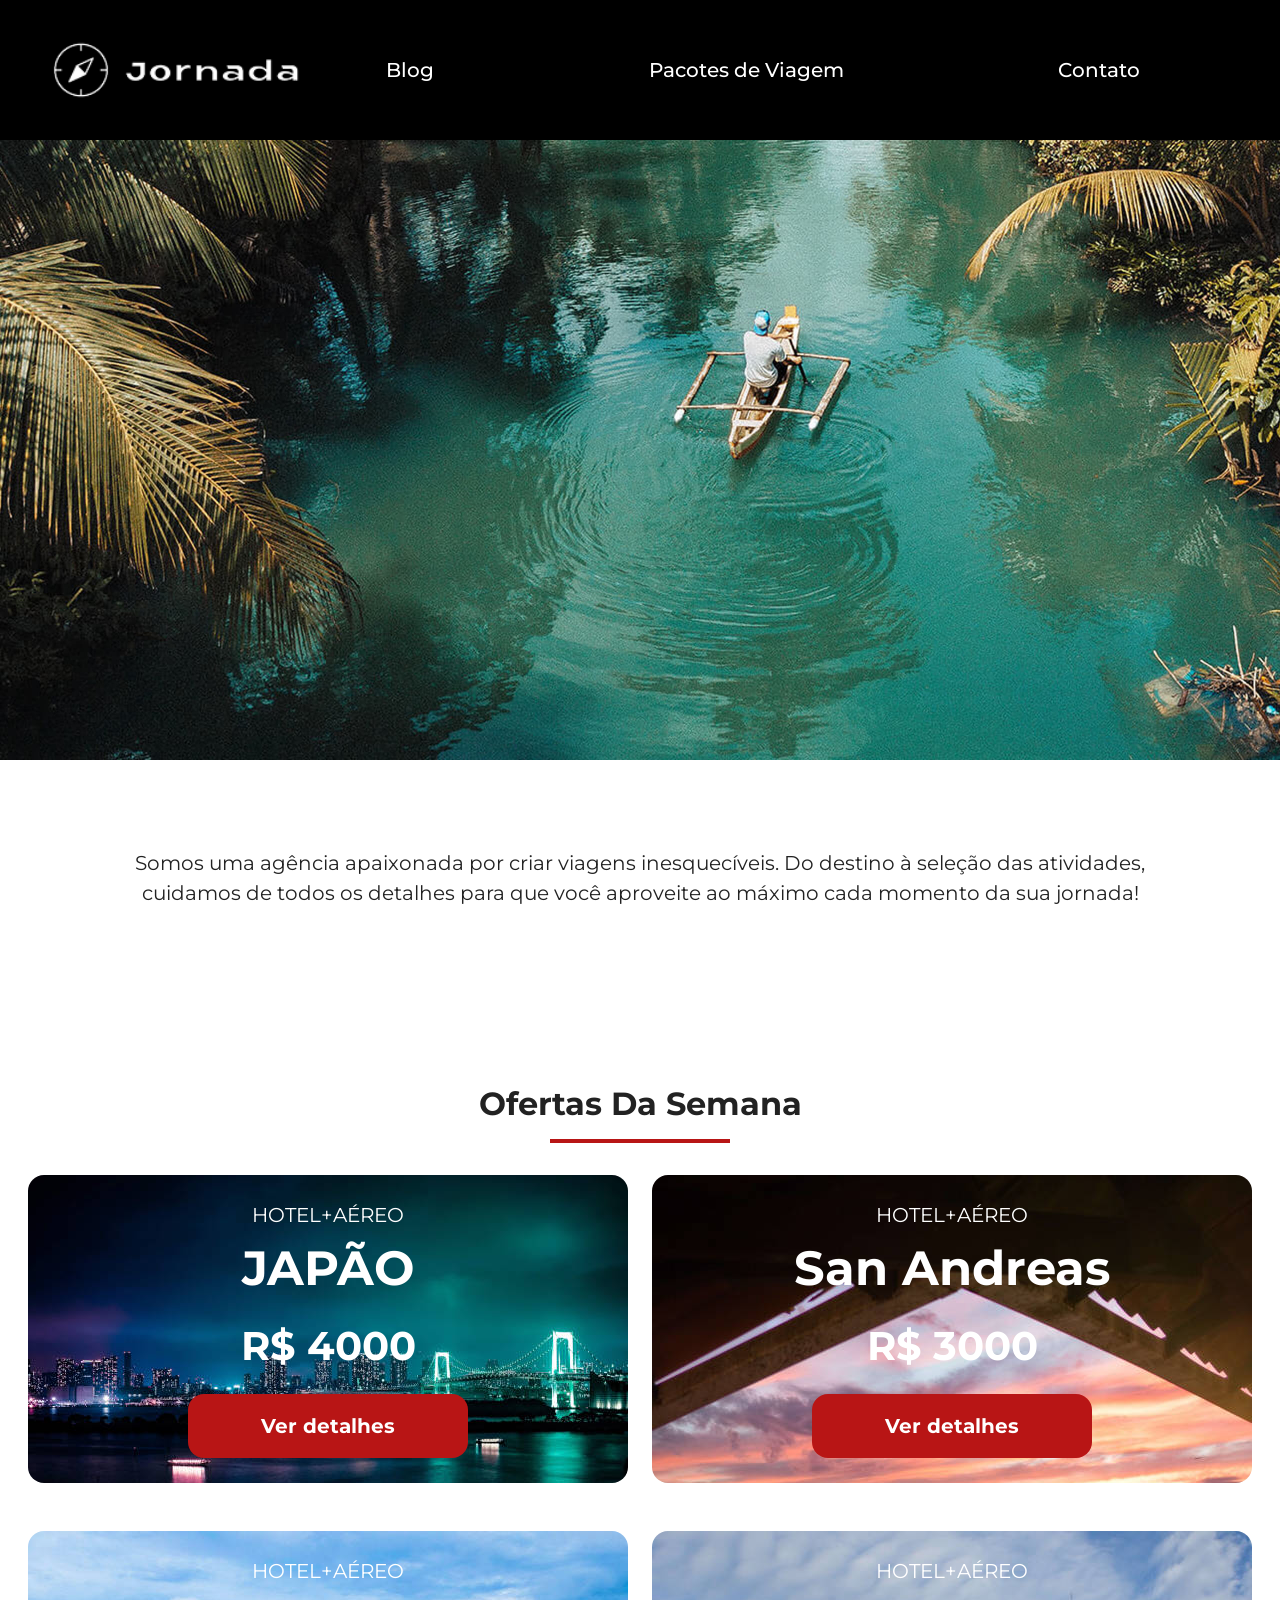
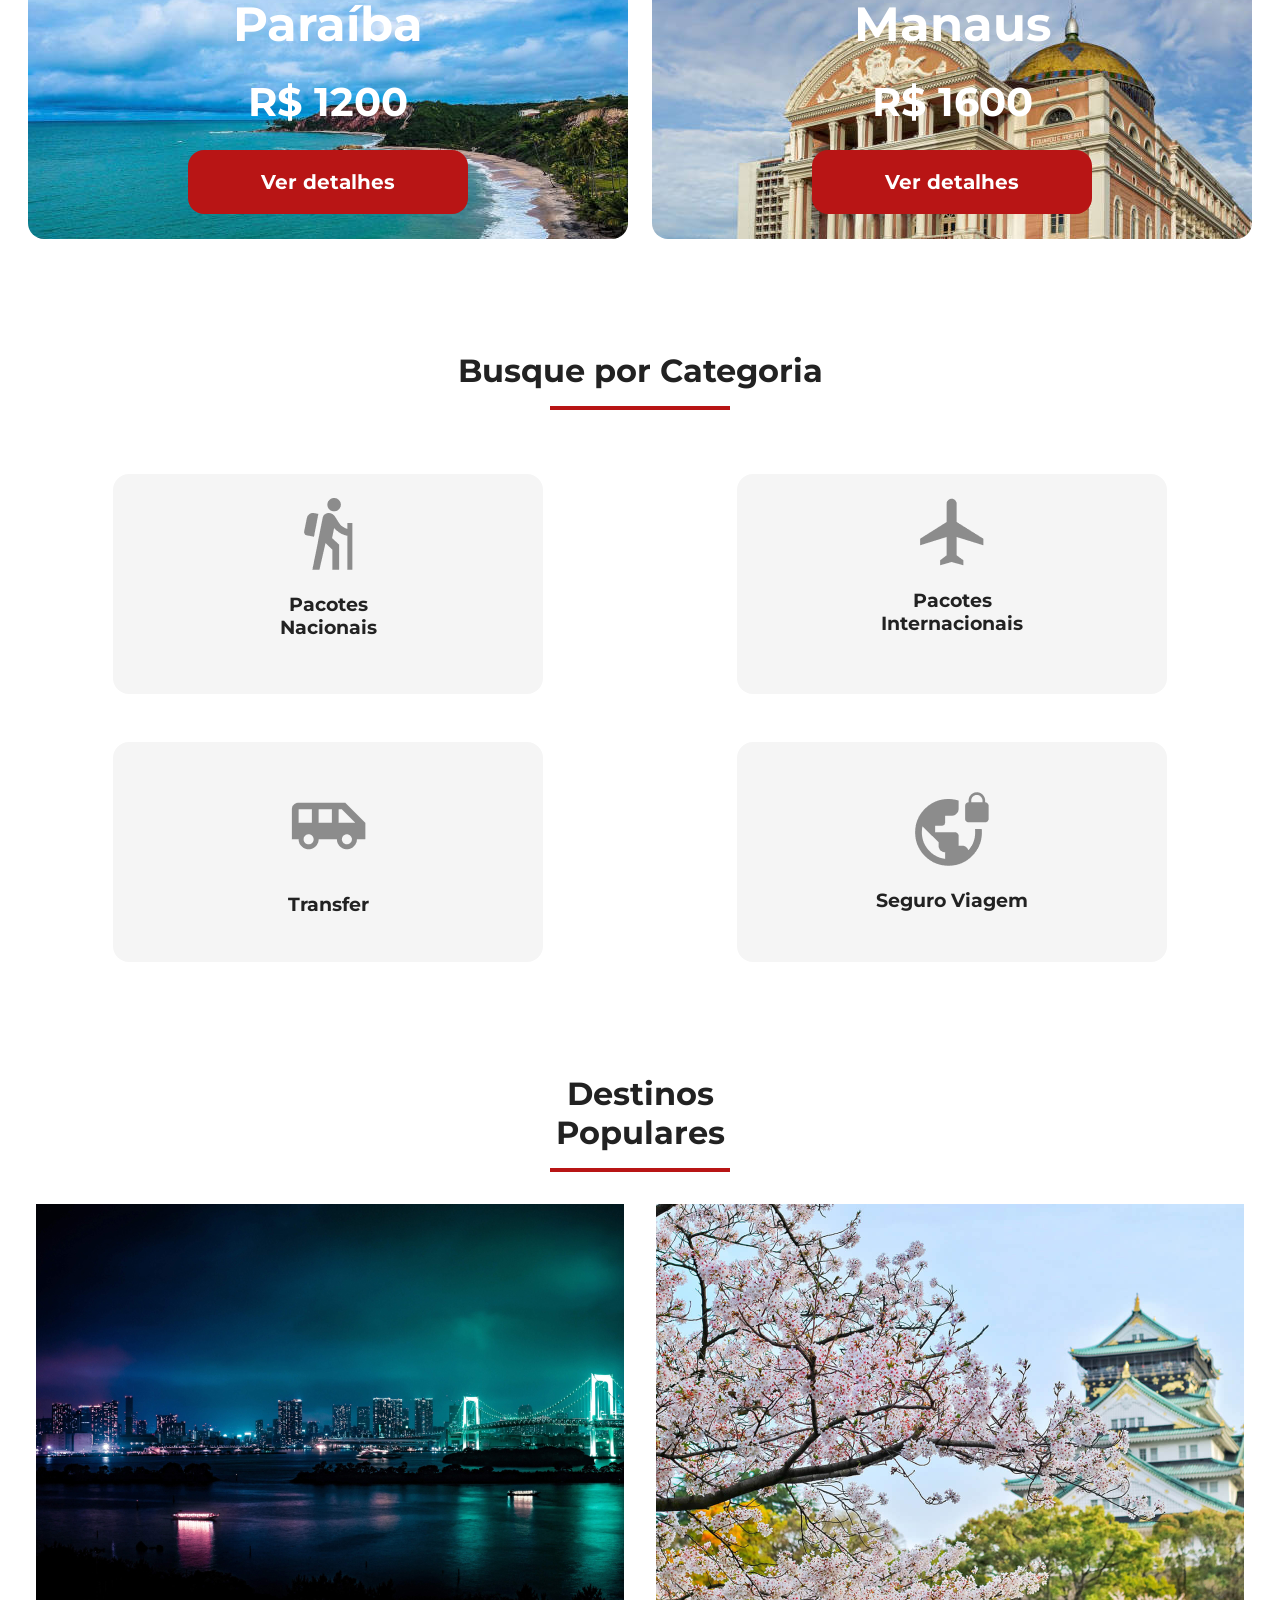
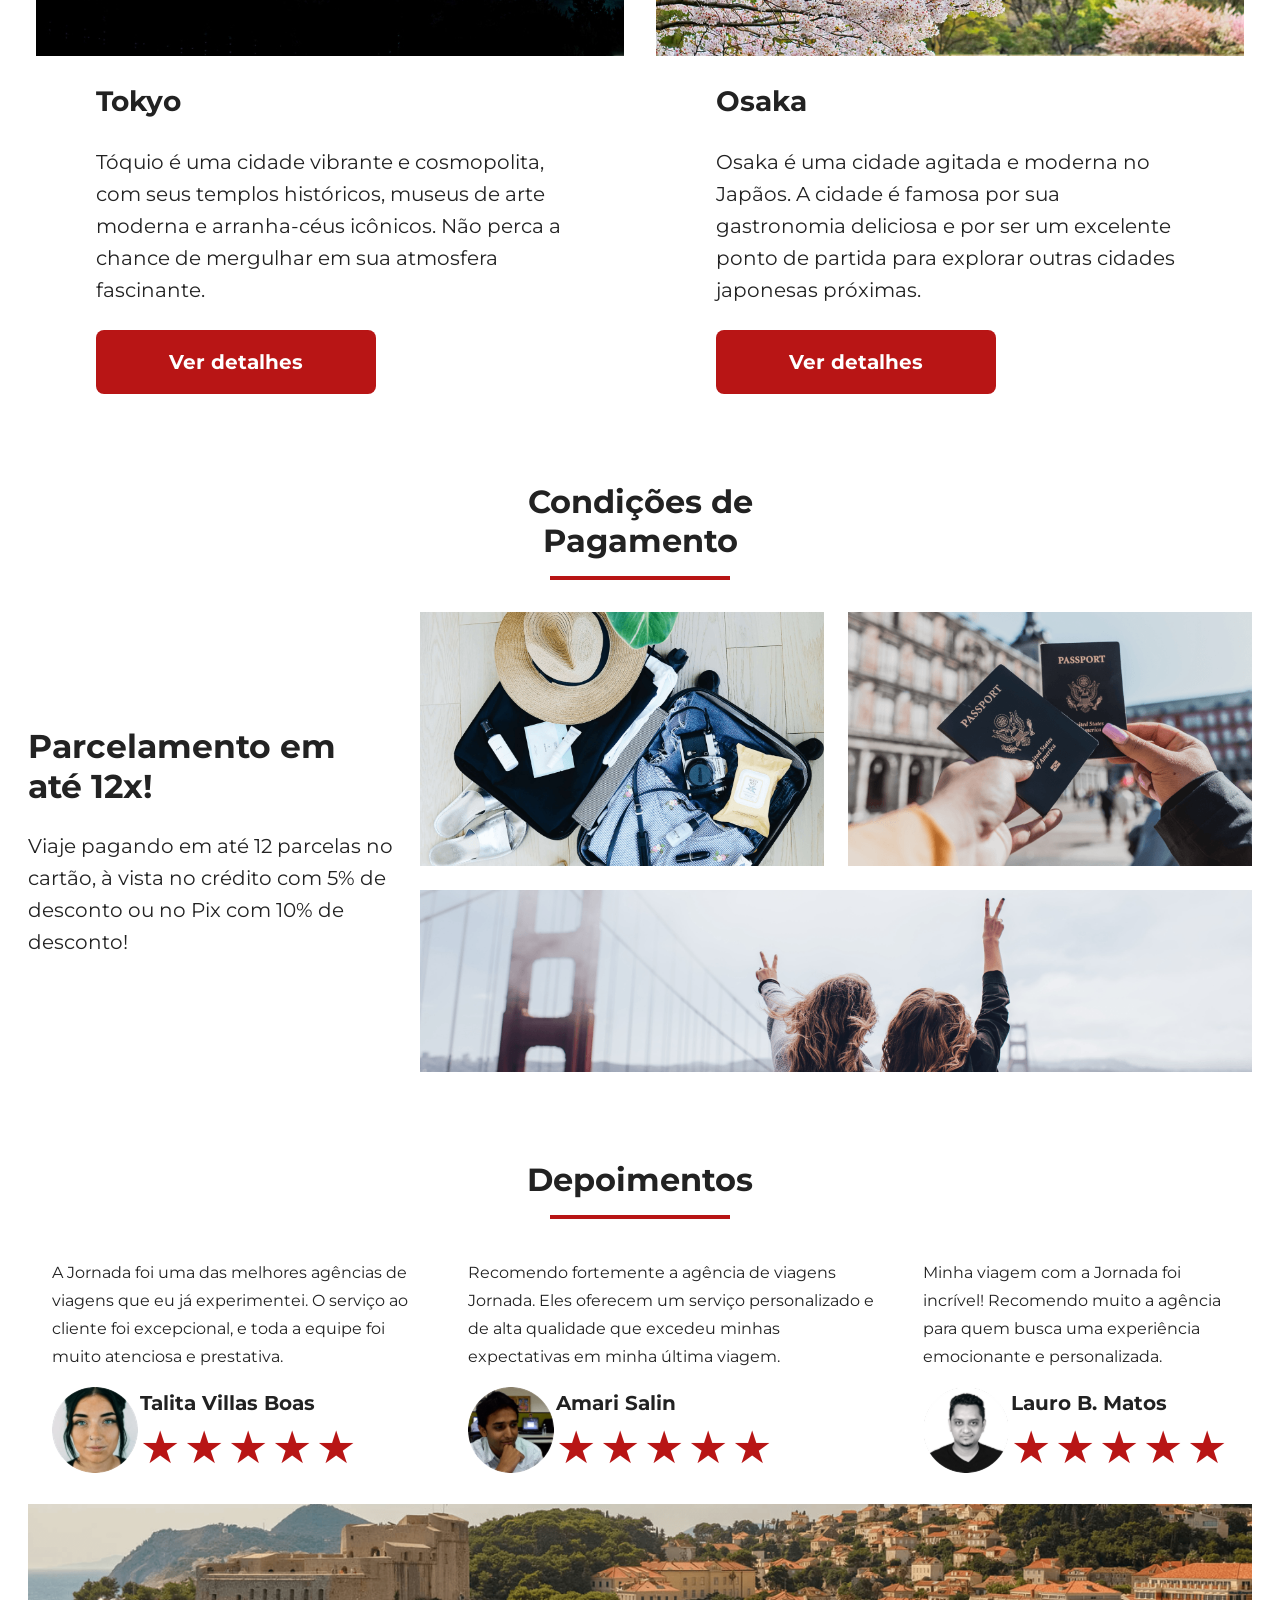
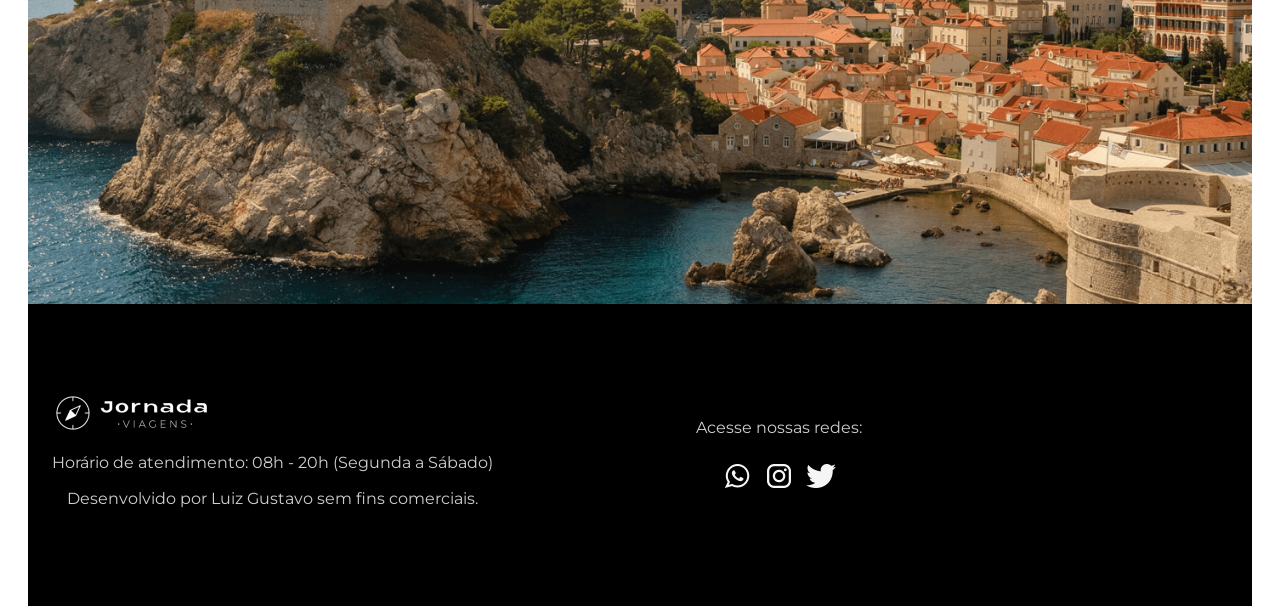
<file: index.html>
<!doctype html>
<html lang="pt-BR">
  <head>
    <meta charset="UTF-8" />
    <meta name="viewport" content="width=device-width, initial-scale=1.0" />
    <meta />
    <meta
      name="description"
      content="Jornada Viagens, uma agência apaixonada por criar viagens inesqueciveis"
    />
    <meta name="og:title" content="Jornada Viagens" />
    <meta
      name="og:description"
      content="Jornada Viagens, uma agência apaixonada por criar viagens inesqueciveis"
    />
    <meta
      name="og:image"
      content="https://luizgus1213.github.io/jornada-viagens/img/logo-footer.png"
    />
    <meta name="og:type" content="website" />
    <meta name="og:url" content="https://luizgus1213.github.io" />
    <title>Jornada Viagens</title>
    <link rel="icon" href="favicon-branco.png" />
    <link rel="stylesheet" href="css/global.css" />
    <link rel="stylesheet" href="css/style.css" />
  </head>
  <body>
    <header>
      <a class="logo" href="index.html" title="Voltar para pagina inicial"
        ><img
          class="img-mobile"
          src="img/Símbolo_branco.png"
          alt="Símbolo branco da logo Jornada"
        />
        <img
          class="img-desktop"
          src="img/Logo-branco 2.png"
          alt="Logo branca para desktop"
        />
      </a>
      <div class="menu_navegacao">
        <label for="menu">
          <img
            src="img/menu.png"
            alt="Menu hamburguer"
            class="menu_hamburguer"
          /> </label
        ><input type="checkbox" id="menu" hidden />
        <nav>
          <ul class="list-links">
            <li>
              <a
                href="html/blog.html"
                target="_blank"
                title="Acessar pagina Blog"
                >Blog</a
              >
            </li>
            <li>
              <a
                href="html/pacotes-de-viagens.html"
                target="_blank"
                title="Acessar Paginas de viagens"
                >Pacotes de Viagem</a
              >
            </li>
            <li>
              <a
                href="html/contato.html"
                target="_blank"
                title="Acessar contatos"
                >Contato</a
              >
            </li>
          </ul>
        </nav>
      </div>
    </header>
    <main>
      <section class="hero">
        <div class="hero_img"></div>

        <h2>
          Somos uma agência apaixonada por criar viagens inesquecíveis. Do
          destino à seleção das atividades, cuidamos de todos os detalhes para
          que você aproveite ao máximo cada momento da sua jornada!
        </h2>
      </section>
      <section class="description">
        <section class="offers">
          <div class="section-title">
            <h2>Ofertas Da Semana</h2>
            <hr />
          </div>
          <section class="offers_cards">
            <article class="card japao_card">
              <header>
                <p>HOTEL+AÉREO</p>
                <h3>JAPÃO</h3>
                <span> R$ 4000 </span>
              </header>
              <footer>
                <a href="#" class="button"> Ver detalhes</a>
              </footer>
            </article>
            <article class="card san_card">
              <header>
                <p>HOTEL+AÉREO</p>
                <h3>San Andreas</h3>
                <span> R$ 3000 </span>
              </header>
              <footer>
                <a href="#" class="button"> Ver detalhes</a>
              </footer>
            </article>
            <article class="card paraiba_card">
              <header>
                <p>HOTEL+AÉREO</p>
                <h3>Paraíba</h3>
                <span> R$ 1200 </span>
              </header>
              <footer>
                <a href="#" class="button"> Ver detalhes</a>
              </footer>
            </article>
            <article class="card manaus_card">
              <header>
                <p>HOTEL+AÉREO</p>
                <h3>Manaus</h3>
                <span> R$ 1600 </span>
              </header>
              <footer>
                <a href="#" class="button"> Ver detalhes</a>
              </footer>
            </article>
          </section>
        </section>
        <section class="categories">
          <div class="section-title">
            <h2>Busque por Categoria</h2>
            <hr />
          </div>
          <div class="categories-cards">
            <a
              class="card"
              href="#"
              target="_blank"
              title="Busque pela categoria Pacotes Nacionais"
            >
              <img
                src="img/icone-caminhada.png"
                alt="ícone cinza representando uma pessoa fazendo tracking"
              />
              <h3 class="content-title">
                Pacotes<br />
                Nacionais
              </h3>
            </a>

            <a
              class="card"
              href="#"
              target="_blank"
              title="Busque pela categoria Pacotes Internacionais"
            >
              <img
                src="img/icone-aviao.png"
                alt="ícone cinza representando um avião"
              />
              <h3 class="content-title">
                Pacotes <br />
                Internacionais
              </h3>
            </a>
            <a
              class="card single-line transfer"
              href="#"
              target="_blank"
              title="Busque pela categoria Transfer"
            >
              <img
                src="img/icone-onibus.png"
                alt="ícone cinza representando um ônibus"
              />
              <h3 class="content-title">Transfer</h3>
            </a>
            <a
              class="card single-line"
              href="#"
              target="_blank"
              title="Busque pela categoria Seguro Viagem"
            >
              <img
                src="img/icone-planeta.png"
                alt="ícone cinza representando o planeta terra com um cadeado"
              />
              <h3 class="content-title">Seguro Viagem</h3>
            </a>
          </div>
        </section>
        <section class="destinations">
          <div class="section-title">
            <h2>
              Destinos <br />
              Populares
            </h2>
            <hr />
            <div class="destination-items">
              <article class="item">
                <header>
                  <div class="img-item-toyko"></div>
                </header>
                <div class="centralizar-text-destino">
                  <h3 class="content_title">Tokyo</h3>
                  <p class="content_text">
                    Tóquio é uma cidade vibrante e cosmopolita, com seus templos
                    históricos, museus de arte moderna e arranha-céus icônicos.
                    Não perca a chance de mergulhar em sua atmosfera fascinante.
                  </p>
                  <footer>
                    <a href="#" class="button destinos">Ver detalhes</a>
                  </footer>
                </div>
              </article>
              <article class="item">
                <header>
                  <div class="img-item-osaka"></div>
                </header>
                <div class="centralizar-text-destino">
                  <h3 class="content_title">Osaka</h3>
                  <p class="content_text">
                    Osaka é uma cidade agitada e moderna no Japãos. A cidade é
                    famosa por sua gastronomia deliciosa e por ser um excelente
                    ponto de partida para explorar outras cidades japonesas
                    próximas.
                  </p>

                  <footer>
                    <a href="#" class="button destinos">Ver detalhes</a>
                  </footer>
                </div>
              </article>
            </div>
          </div>
        </section>
        <section class="payments">
          <div class="section-title">
            <h2>
              Condições de <br />
              Pagamento
            </h2>
            <hr />
          </div>

          <div class="payments_grid">
            <div class="content_title">
              <h3>Parcelamento em até 12x!</h3>
              <p class="content_text">
                Viaje pagando em até 12 parcelas no cartão, à vista no crédito
                com 5% de desconto ou no Pix com 10% de desconto!
              </p>
            </div>

            <div class="image bag">
              <img
                src="img/bag_mobile.png"
                alt="Malas sendo arrumadas"
                class="mobile"
              />
              <img
                src="img/bag_tablet.png"
                alt="Malas sendo arrumadas"
                class="tablet"
              />
              <img
                src="img/bag_desktop.png"
                alt="Malas sendo arrumadas"
                class="desktop"
              />
            </div>

            <div class="image passaport">
              <img
                src="img/passaport_mobile.png"
                alt="Passaporte"
                class="mobile"
              />
              <img
                src="img/passaport_tablet.png"
                alt="Passaporte"
                class="tablet"
              />
              <img
                src="img/passaport_desktop.png"
                alt="Passaporte"
                class="desktop"
              />
            </div>

            <div class="image people">
              <img src="img/people_mobile.png" alt="Pessoas" class="mobile" />
              <img src="img/people_tablet.png" alt="Pessoas" class="tablet" />
              <img src="img/people_desktop.png" alt="Pessoas" class="desktop" />
            </div>
          </div>
        </section>
        <section class="testimonials">
          <div class="section-title">
            <h2>Depoimentos</h2>
            <hr />
          </div>
          <div class="testimonial-container">
            <article>
              <header>
                <p>
                  A Jornada foi uma das melhores agências de viagens que eu já
                  experimentei. O serviço ao cliente foi excepcional, e toda a
                  equipe foi muito atenciosa e prestativa.
                </p>
              </header>
              <footer>
                <img
                  src="img/talitaVillasBoas-witnesses.png"
                  alt="imagem de perfil da cliente Talita Villas Boas"
                />
                <div class="profile-content">
                  <h3>Talita Villas Boas</h3>
                  <div class="rating">
                    <span class="star">★</span>
                    <span class="star">★</span>
                    <span class="star">★</span>
                    <span class="star">★</span>
                    <span class="star">★</span>
                  </div>
                </div>
              </footer>
            </article>
            <article>
              <header>
                <p>
                  Recomendo fortemente a agência de viagens Jornada. Eles
                  oferecem um serviço personalizado e de alta qualidade que
                  excedeu minhas expectativas em minha última viagem.
                </p>
              </header>
              <footer>
                <img
                  src="img/amariSalin-witnesses.png"
                  alt="imagem de perfil do cliente Amari Salin"
                />
                <div class="profile-content">
                  <h3>Amari Salin</h3>
                  <div class="rating">
                    <span class="star">★</span>
                    <span class="star">★</span>
                    <span class="star">★</span>
                    <span class="star">★</span>
                    <span class="star">★</span>
                  </div>
                </div>
              </footer>
            </article>
            <article>
              <header>
                <p>
                  Minha viagem com a Jornada foi incrível! Recomendo muito a
                  agência para quem busca uma experiência emocionante e
                  personalizada.
                </p>
              </header>
              <footer>
                <img
                  src="img/lauroBMatos-witnesses.png"
                  alt="imagem de perfil do cliente Lauro B. Matos"
                />
                <div class="profile-content">
                  <h3>Lauro B. Matos</h3>
                  <div class="rating">
                    <span class="star">★</span>
                    <span class="star">★</span>
                    <span class="star">★</span>
                    <span class="star">★</span>
                    <span class="star">★</span>
                  </div>
                </div>
              </footer>
            </article>
          </div>
        </section>
        <section class="final-page">
          <div class="final-img"></div>
          <footer>
            <div class="dados-finais">
              <header>
                <img
                  src="img/Logo-branco-jornada.png"
                  alt="Logo da jornada de viagens "
                />
              </header>
              <h1>Horário de atendimento: 08h - 20h (Segunda a Sábado)</h1>
              <div class="developer">
                <h1>Desenvolvido por Luiz Gustavo sem fins comerciais.</h1>
              </div>
            </div>

            <div class="links-redes">
              <h1>Acesse nossas redes:</h1>
              <a
                href="https://wa.me/553199255745"
                target="_blank"
                rel="noopener noreferrer"
              >
                <img
                  class="icones-redes-sociais"
                  src="img/Whatsapp 1 (1).png"
                  alt="Ícone do WhatsApp"
                /> </a
              ><a href="html/instagram.html"
                ><img
                  class="icones-redes-sociais"
                  src="img/Instragam 1 (1).png"
                  alt="icone do instagram" /></a
              ><a href="html/twitter.html"
                ><img
                  class="icones-redes-sociais"
                  src="img/Twiter 1 (1).png"
                  alt="icone do twiter"
              /></a>
            </div>
          </footer>
        </section>
      </section>
    </main>
  </body>
</html>
</file>
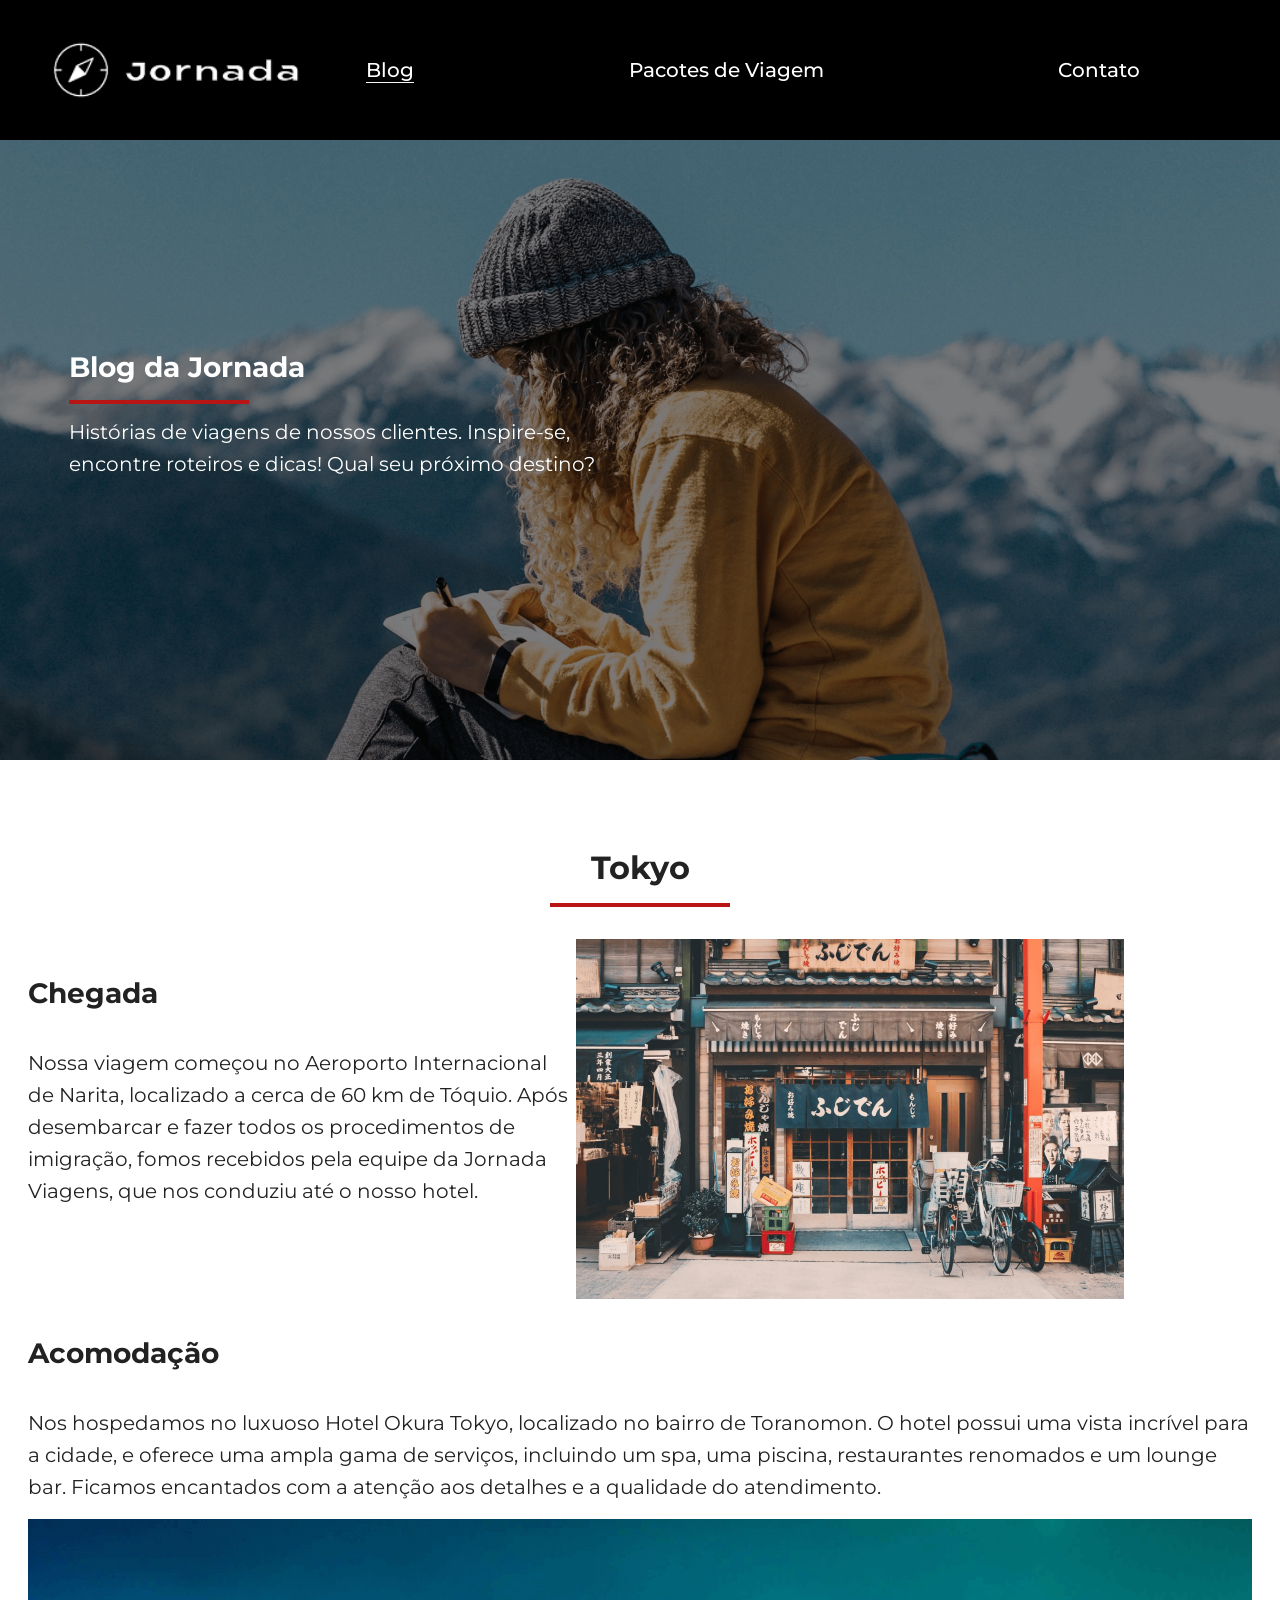
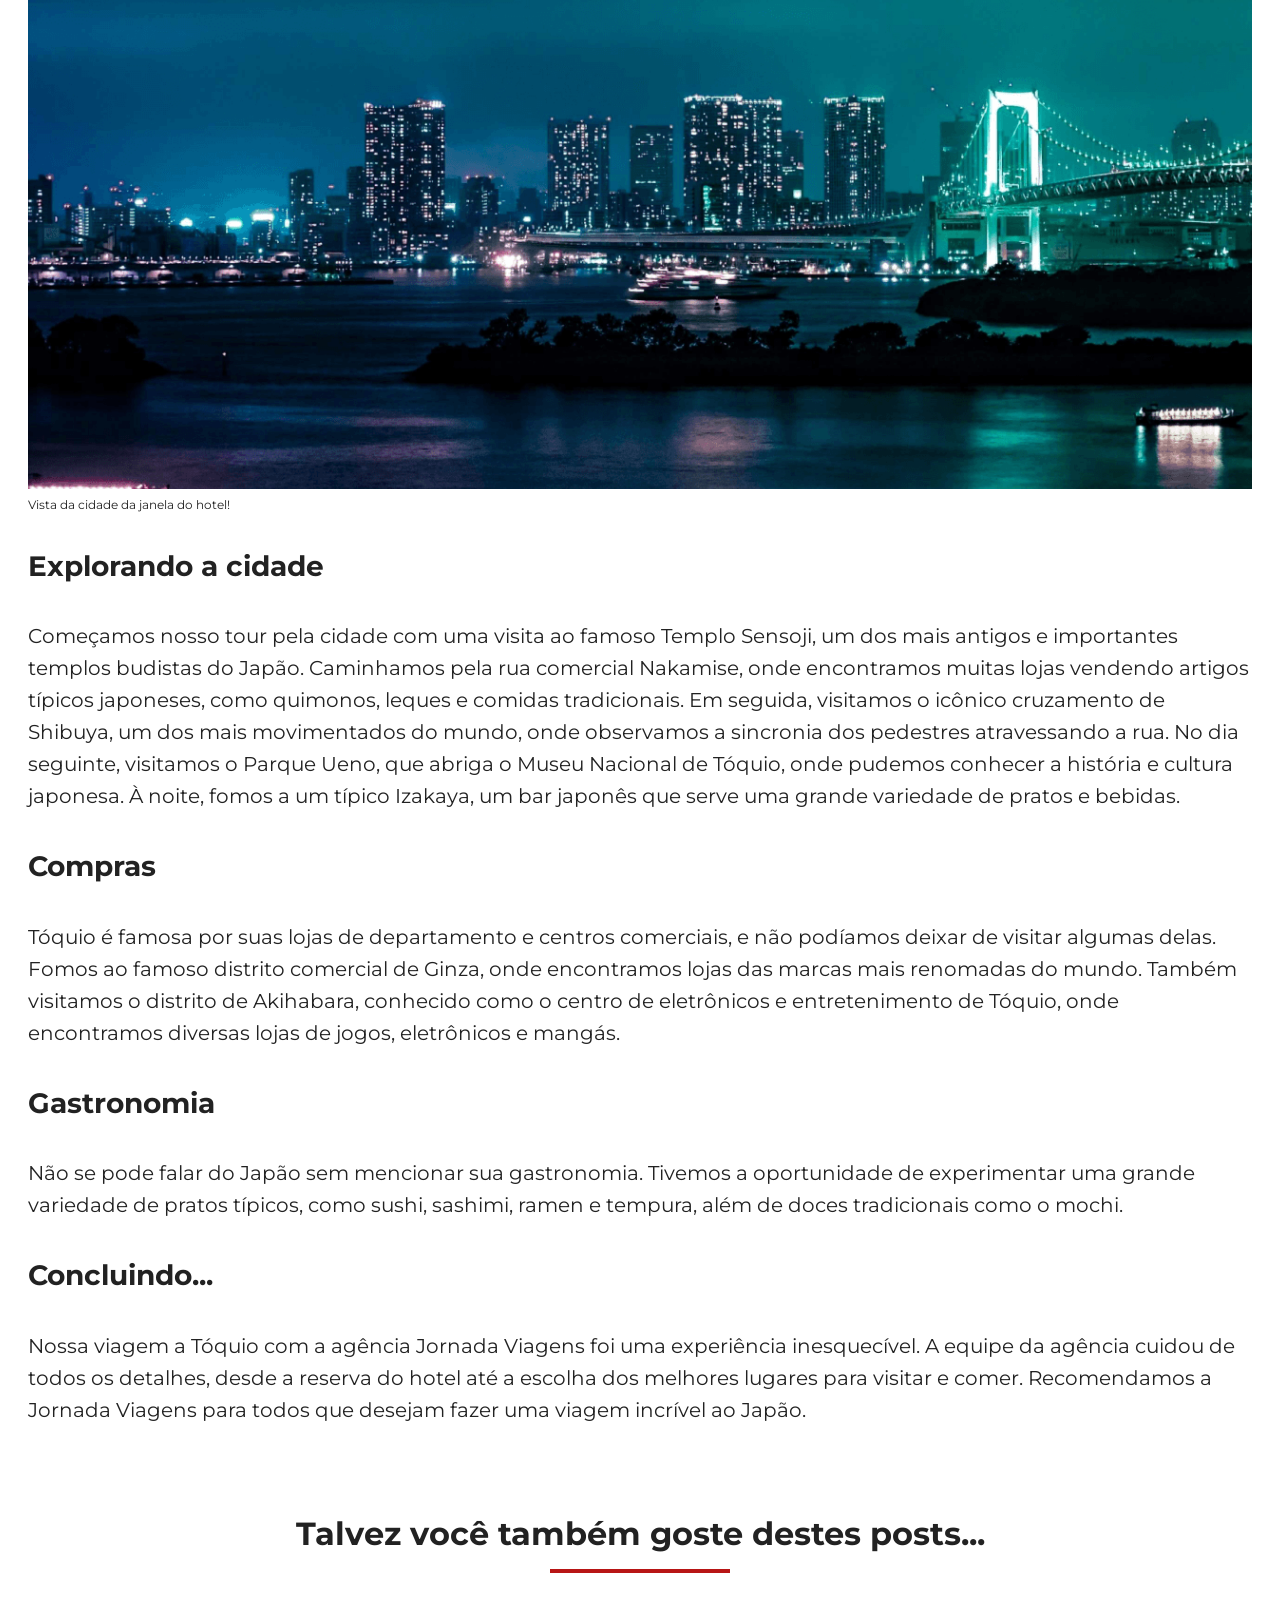
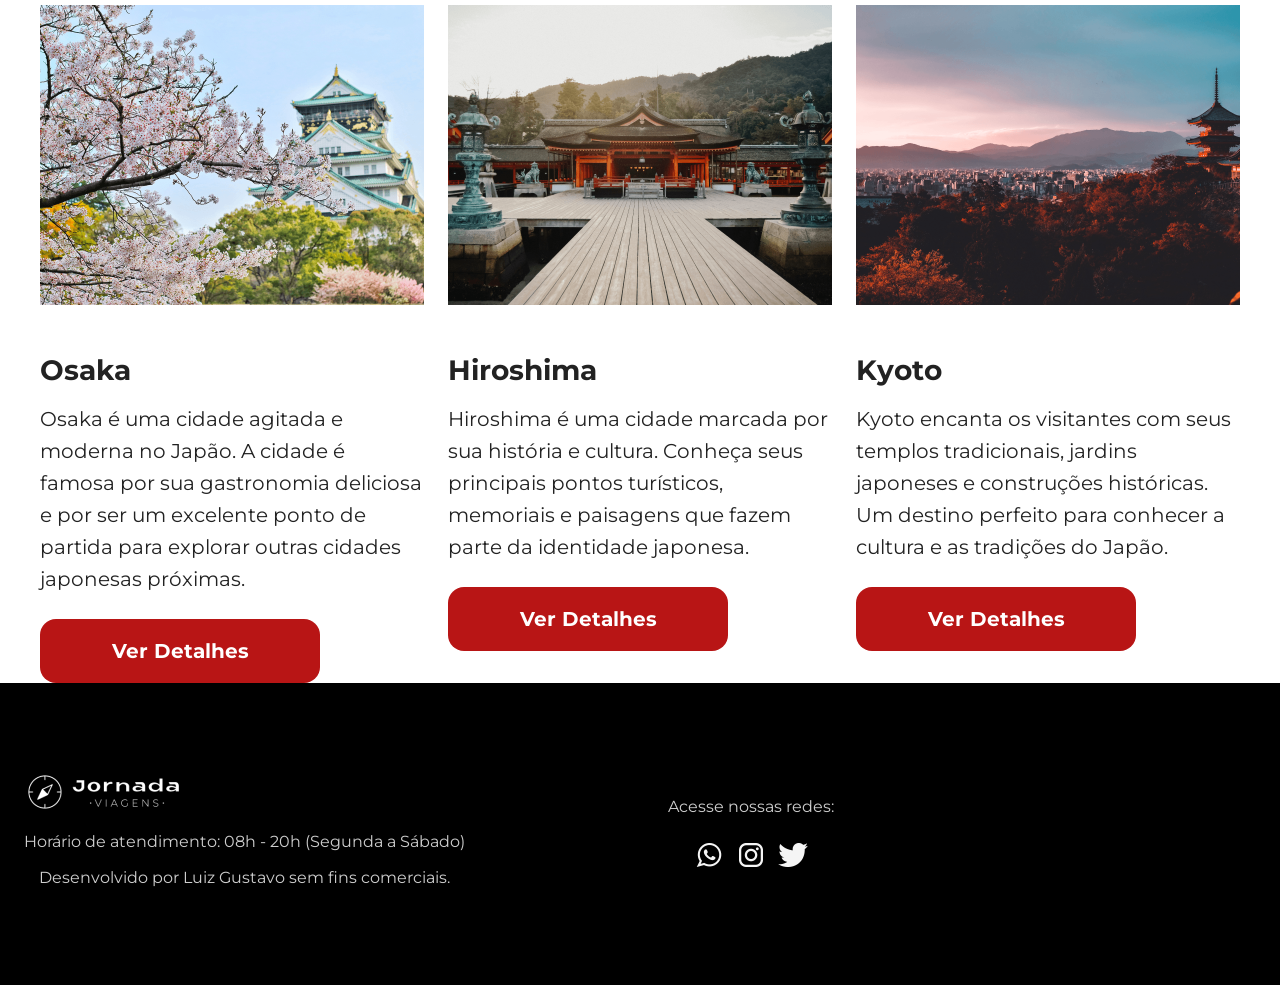
<file: html/blog.html>
<!doctype html>
<html lang="pt-br">
  <head>
    <meta charset="UTF-8" />
    <meta name="viewport" content="width=device-width, initial-scale=1.0" />
    <title>Blog | Jornada Viagens</title>

    <meta
      name="description"
      content="Histórias de viagens dos clientes da Jornada Viagens. Inspire-se com roteiros e dicas!"
    />

    <meta property="og:title" content="Blog | Jornada Viagens" />
    <meta
      property="og:description"
      content="Histórias de viagens de nossos clientes. Inspire-se e encontre seu próximo destino!"
    />
    <meta
      property="og:image"
      content="https://luizgus1213.github.io/jornada-viagens/img/logo-footer.png"
    />

    <link rel="icon" href="../favicon-branco.png" />
    <link rel="stylesheet" href="../css/style.css" />
    <link rel="stylesheet" href="../css/blog-page/blog.css" />
  </head>

  <body>
    <header>
      <a class="logo" href="blog.html" title="Voltar para página inicial">
        <img
          class="img-mobile"
          src="../img/Símbolo_branco.png"
          alt="Símbolo branco da logo Jornada"
        />

        <img
          class="img-desktop"
          src="../img/Logo-branco 2.png"
          alt="Logo branca da Jornada"
        />
      </a>

      <div class="menu_navegacao">
        <label for="menu">
          <img
            src="../img/menu.png"
            alt="Menu hambúrguer"
            class="menu_hamburguer"
          />
        </label>

        <input type="checkbox" id="menu" hidden />

        <nav>
          <ul class="list-links">
            <li>
              <a
                class="pagina-selecionada"
                href="blog.html"
                title="Acessar página Blog"
                >Blog</a
              >
            </li>

            <li>
              <a
                href="pacotes-de-viagens.html"
                title="Acessar página de viagens"
                >Pacotes de Viagem</a
              >
            </li>

            <li>
              <a href="contato.html" title="Acessar contatos">Contato</a>
            </li>
          </ul>
        </nav>
      </div>
    </header>

    <main>
      <section class="banner-blog">
        <div class="img-hero">
          <div class="text">
            <h1 class="content_title">Blog da Jornada</h1>
            <hr />

            <h2 class="content_text">
              Histórias de viagens de nossos clientes. Inspire-se, encontre
              roteiros e dicas! Qual seu próximo destino?
            </h2>
          </div>
        </div>
      </section>

      <section class="description">
        <section class="tokyo">
          <section class="section-title titulo-destino">
            <h2>Tokyo</h2>
            <hr />
          </section>

          <div class="grid separacao">
            <div class="chegada-acomodacao">
              <h4>Chegada</h4>

              <p class="content_text">
                Nossa viagem começou no Aeroporto Internacional de Narita,
                localizado a cerca de 60 km de Tóquio. Após desembarcar e fazer
                todos os procedimentos de imigração, fomos recebidos pela equipe
                da Jornada Viagens, que nos conduziu até o nosso hotel.
              </p>
            </div>

            <div
              class="imagem acomodacao"
              role="img"
              aria-label="Fachada de um estabelecimento tradicional japonês em Tóquio"
            ></div>
          </div>

          <section class="section-title acomodacao-texto">
            <h4>Acomodação</h4>

            <p class="content_text">
              Nos hospedamos no luxuoso Hotel Okura Tokyo, localizado no bairro
              de Toranomon. O hotel possui uma vista incrível para a cidade, e
              oferece uma ampla gama de serviços, incluindo um spa, uma piscina,
              restaurantes renomados e um lounge bar. Ficamos encantados com a
              atenção aos detalhes e a qualidade do atendimento.
            </p>
          </section>

          <div
            class="imagem vista-janela-tokyo"
            role="img"
            aria-label="Vista noturna da cidade de Tóquio"
          ></div>

          <sub>Vista da cidade da janela do hotel!</sub>

          <section class="section-title explorando">
            <h4>Explorando a cidade</h4>

            <p class="content_text">
              Começamos nosso tour pela cidade com uma visita ao famoso Templo
              Sensoji, um dos mais antigos e importantes templos budistas do
              Japão. Caminhamos pela rua comercial Nakamise, onde encontramos
              muitas lojas vendendo artigos típicos japoneses, como quimonos,
              leques e comidas tradicionais. Em seguida, visitamos o icônico
              cruzamento de Shibuya, um dos mais movimentados do mundo, onde
              observamos a sincronia dos pedestres atravessando a rua. No dia
              seguinte, visitamos o Parque Ueno, que abriga o Museu Nacional de
              Tóquio, onde pudemos conhecer a história e cultura japonesa. À
              noite, fomos a um típico Izakaya, um bar japonês que serve uma
              grande variedade de pratos e bebidas.
            </p>

            <h4>Compras</h4>

            <p class="content_text">
              Tóquio é famosa por suas lojas de departamento e centros
              comerciais, e não podíamos deixar de visitar algumas delas. Fomos
              ao famoso distrito comercial de Ginza, onde encontramos lojas das
              marcas mais renomadas do mundo. Também visitamos o distrito de
              Akihabara, conhecido como o centro de eletrônicos e entretenimento
              de Tóquio, onde encontramos diversas lojas de jogos, eletrônicos e
              mangás.
            </p>

            <h4>Gastronomia</h4>

            <p class="content_text">
              Não se pode falar do Japão sem mencionar sua gastronomia. Tivemos
              a oportunidade de experimentar uma grande variedade de pratos
              típicos, como sushi, sashimi, ramen e tempura, além de doces
              tradicionais como o mochi.
            </p>

            <h4>Concluindo...</h4>

            <p class="content_text">
              Nossa viagem a Tóquio com a agência Jornada Viagens foi uma
              experiência inesquecível. A equipe da agência cuidou de todos os
              detalhes, desde a reserva do hotel até a escolha dos melhores
              lugares para visitar e comer. Recomendamos a Jornada Viagens para
              todos que desejam fazer uma viagem incrível ao Japão.
            </p>
          </section>
        </section>
        <section class="posts-section">
          <section class="section-title">
            <h2>Talvez você também goste destes posts...</h2>
            <hr />
          </section>

          <div class="posts-list">
            <article class="post-card">
              <div
                class="post-image imagem-osaka"
                role="img"
                aria-label="Paisagem da cidade de Osaka, Japão"
              ></div>

              <div class="post-content">
                <h3 class="content_title">Osaka</h3>

                <p class="content_text">
                  Osaka é uma cidade agitada e moderna no Japão. A cidade é
                  famosa por sua gastronomia deliciosa e por ser um excelente
                  ponto de partida para explorar outras cidades japonesas
                  próximas.
                </p>

                <a href="#" class="button">Ver Detalhes</a>
              </div>
            </article>

            <article class="post-card">
              <div
                class="post-image imagem-hiroshima"
                role="img"
                aria-label="Paisagem da cidade de Hiroshima, Japão"
              ></div>

              <div class="post-content">
                <h3 class="content_title">Hiroshima</h3>

                <p class="content_text">
                  Hiroshima é uma cidade marcada por sua história e cultura.
                  Conheça seus principais pontos turísticos, memoriais e
                  paisagens que fazem parte da identidade japonesa.
                </p>

                <a href="#" class="button">Ver Detalhes</a>
              </div>
            </article>

            <article class="post-card">
              <div
                class="post-image imagem-kyoto"
                role="img"
                aria-label="Paisagem tradicional da cidade de Kyoto, Japão"
              ></div>

              <div class="post-content">
                <h3 class="content_title">Kyoto</h3>

                <p class="content_text">
                  Kyoto encanta os visitantes com seus templos tradicionais,
                  jardins japoneses e construções históricas. Um destino
                  perfeito para conhecer a cultura e as tradições do Japão.
                </p>

                <a href="#" class="button">Ver Detalhes</a>
              </div>
            </article>
          </div>
        </section>
      </section>
      <section class="final-page final-page-pacotes">
        <footer>
          <div class="dados-finais">
            <header>
              <img
                src="../img/Logo-branco-jornada.png"
                alt="Logo da jornada de viagens "
              />
            </header>
            <h1>Horário de atendimento: 08h - 20h (Segunda a Sábado)</h1>
            <div class="developer">
              <h1>Desenvolvido por Luiz Gustavo sem fins comerciais.</h1>
            </div>
          </div>

          <div class="links-redes">
            <h1>Acesse nossas redes:</h1>
            <a
              href="https://wa.me/553199255745"
              target="_blank"
              rel="noopener noreferrer"
            >
              <img
                class="icones-redes-sociais"
                src="../img/Whatsapp 1 (1).png"
                alt="Ícone do WhatsApp"
              /> </a
            ><a href="../html/instagram.html"
              ><img
                class="icones-redes-sociais"
                src="../img/Instragam 1 (1).png"
                alt="icone do instagram" /></a
            ><a href="../html/twitter.html"
              ><img
                class="icones-redes-sociais"
                src="../img/Twiter 1 (1).png"
                alt="icone do twiter"
            /></a>
          </div>
        </footer>
      </section>
    </main>
  </body>
</html>
</file>
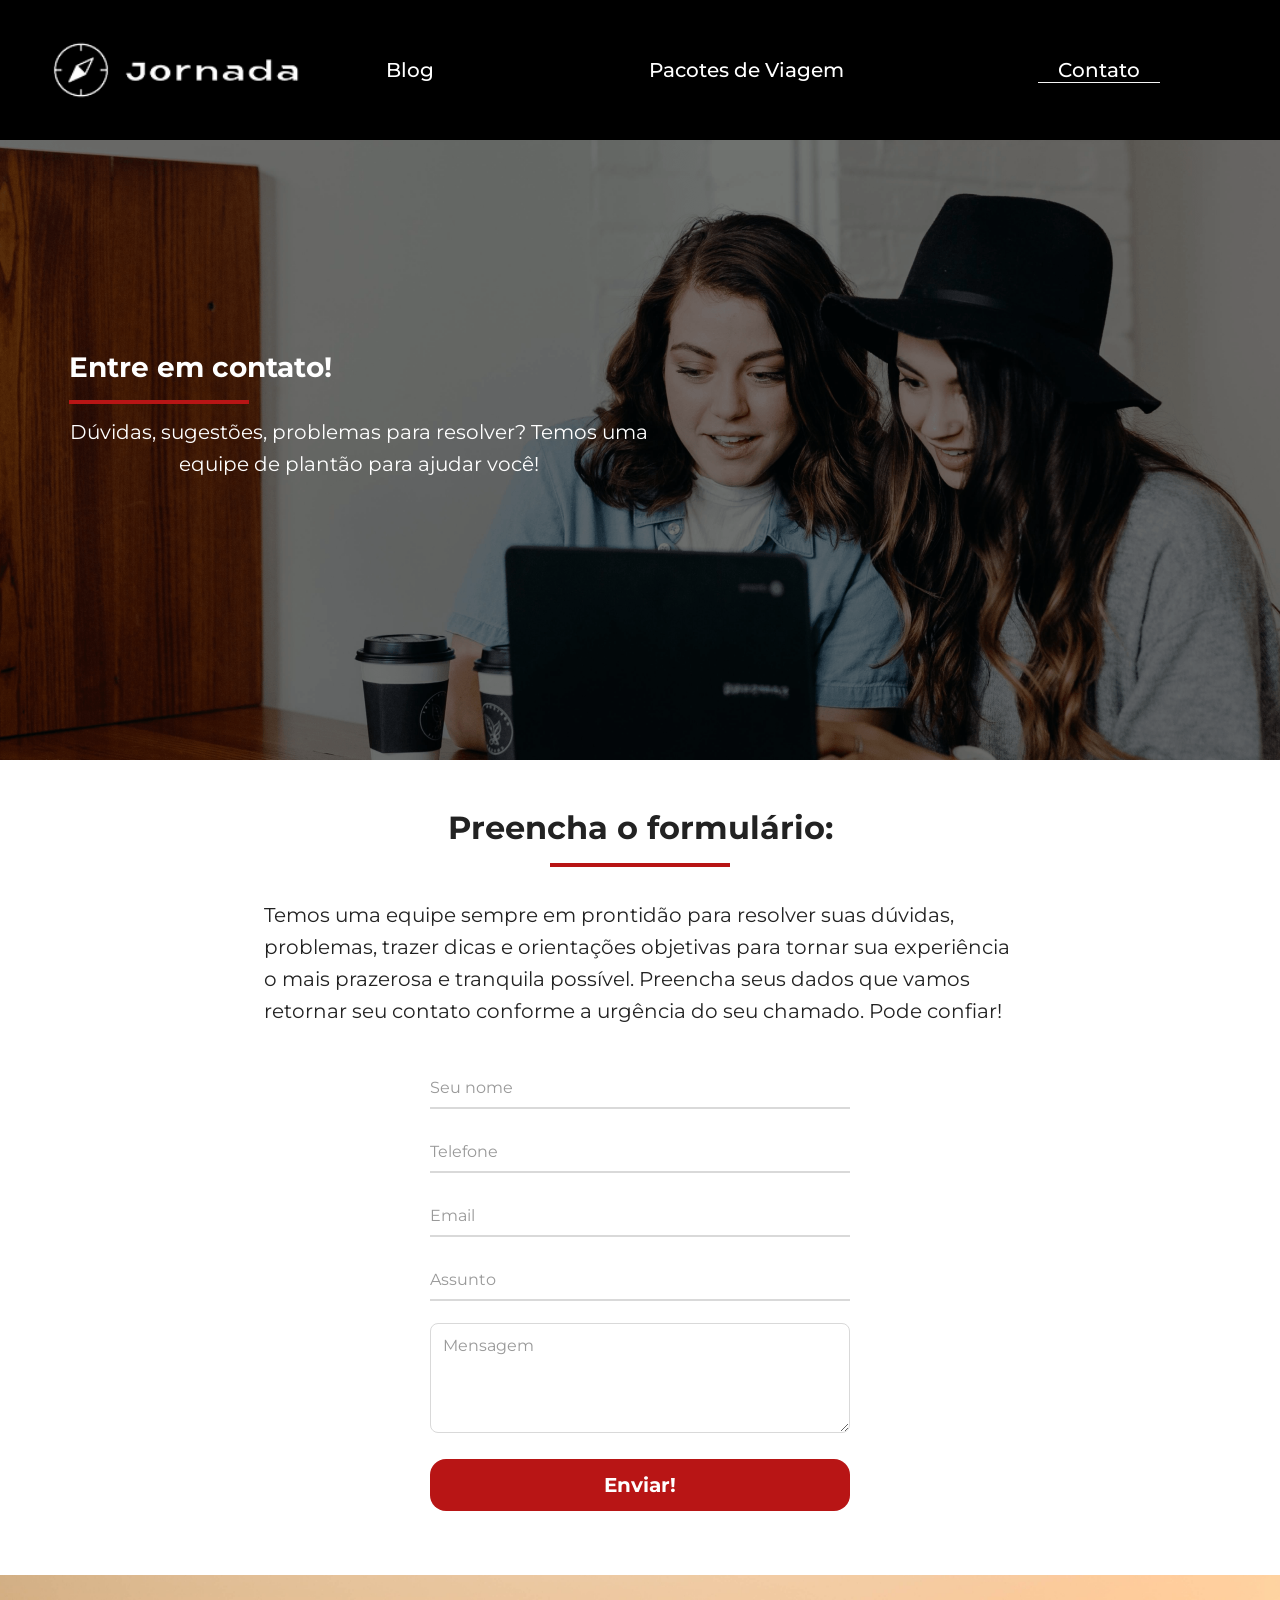
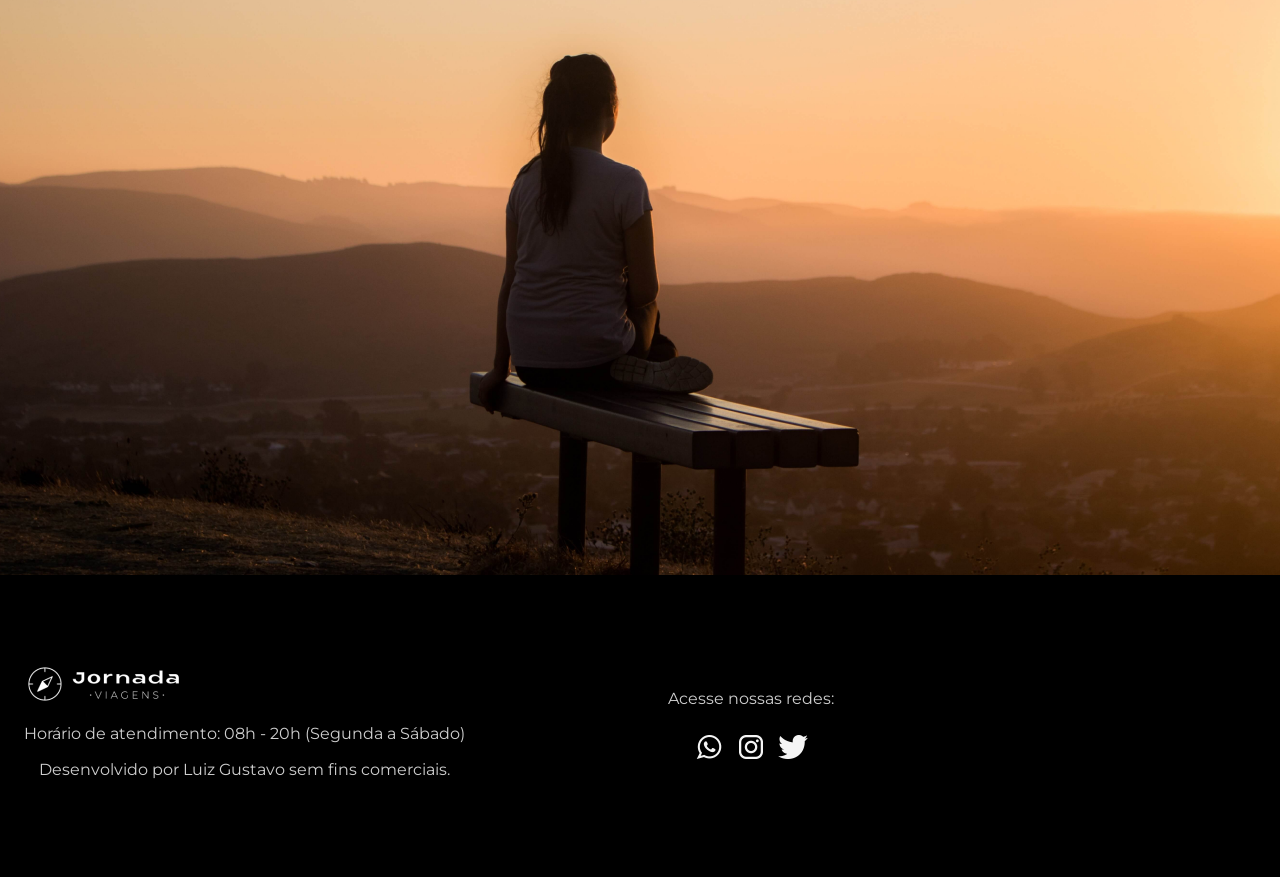
<file: html/contato.html>
<!doctype html>
<html lang="pt-BR">
  <head>
    <meta charset="UTF-8" />
    <meta name="viewport" content="width=device-width, initial-scale=1.0" />
    <title>Jornada Viagens</title>
    <link rel="icon" href="../favicon-branco.png" />
    <link rel="stylesheet" href="../css/style.css" />
  </head>

  <body>
    <header>
      <a class="logo" href="blog.html" title="Voltar para página inicial">
        <img
          class="img-mobile"
          src="../img/Símbolo_branco.png"
          alt="Símbolo branco da logo Jornada"
        />

        <img
          class="img-desktop"
          src="../img/Logo-branco 2.png"
          alt="Logo branca da Jornada"
        />
      </a>

      <div class="menu_navegacao">
        <label for="menu">
          <img
            src="../img/menu.png"
            alt="Menu hambúrguer"
            class="menu_hamburguer"
          />
        </label>

        <input type="checkbox" id="menu" hidden />

        <nav>
          <ul class="list-links">
            <li>
              <a href="blog.html" title="Acessar página Blog">Blog</a>
            </li>

            <li>
              <a
                href="pacotes-de-viagens.html"
                title="Acessar página de viagens"
                >Pacotes de Viagem</a
              >
            </li>

            <li class="pagina-selecionada">
              <a href="contato.html" title="Acessar contatos">Contato</a>
            </li>
          </ul>
        </nav>
      </div>
    </header>

    <main class="banner-contato">
      <div class="img-hero">
        <section class="section-title">
          <div class="text">
            <h1 class="content_title">Entre em contato!</h1>

            <hr />

            <h2 class="content_text">
              Dúvidas, sugestões, problemas para resolver? Temos uma equipe de
              plantão para ajudar você!
            </h2>
          </div>
        </section>
      </div>

      <section class="form">
        <div class="section-title">
          <h2>Preencha o formulário:</h2>
          <hr />

          <p class="content_text">
            Temos uma equipe sempre em prontidão para resolver suas dúvidas,
            problemas, trazer dicas e orientações objetivas para tornar sua
            experiência o mais prazerosa e tranquila possível. Preencha seus
            dados que vamos retornar seu contato conforme a urgência do seu
            chamado. Pode confiar!
          </p>
        </div>

        <form class="formulario-contato">
          <div class="campo-contato">
            <label for="nome">Seu nome</label>
            <input
              type="text"
              id="nome"
              name="nome"
              placeholder="Seu nome"
              autocomplete="name"
              required
            />
          </div>

          <div class="campo-contato">
            <label for="telefone">Telefone</label>
            <input
              type="tel"
              id="telefone"
              name="telefone"
              placeholder="Telefone"
              autocomplete="tel"
              required
            />
          </div>

          <div class="campo-contato">
            <label for="email">E-mail</label>
            <input
              type="email"
              id="email"
              name="email"
              placeholder="Email"
              autocomplete="email"
              required
            />
          </div>

          <div class="campo-contato">
            <label for="assunto">Assunto</label>
            <input
              type="text"
              id="assunto"
              name="assunto"
              placeholder="Assunto"
              required
            />
          </div>

          <div class="campo-contato">
            <label for="mensagem">Mensagem</label>
            <textarea
              id="mensagem"
              name="mensagem"
              placeholder="Mensagem"
              rows="4"
              required
            ></textarea>
          </div>

          <button type="submit" class="button">Enviar!</button>
        </form>
      </section>
      <div class="imagem-final"></div>

      <section class="final-page final-page-pacotes">
        <footer>
          <div class="dados-finais">
            <header>
              <img
                src="../img/Logo-branco-jornada.png"
                alt="Logo da jornada de viagens "
              />
            </header>
            <h1>Horário de atendimento: 08h - 20h (Segunda a Sábado)</h1>
            <div class="developer">
              <h1>Desenvolvido por Luiz Gustavo sem fins comerciais.</h1>
            </div>
          </div>

          <div class="links-redes">
            <h1>Acesse nossas redes:</h1>
            <a
              href="https://wa.me/553199255745"
              target="_blank"
              rel="noopener noreferrer"
            >
              <img
                class="icones-redes-sociais"
                src="../img/Whatsapp 1 (1).png"
                alt="Ícone do WhatsApp"
              /> </a
            ><a href="../html/instagram.html"
              ><img
                class="icones-redes-sociais"
                src="../img/Instragam 1 (1).png"
                alt="icone do instagram" /></a
            ><a href="../html/twitter.html"
              ><img
                class="icones-redes-sociais"
                src="../img/Twiter 1 (1).png"
                alt="icone do twiter"
            /></a>
          </div>
        </footer>
      </section>
    </main>
    <script src="../js/contato.js" defer></script>
  </body>
</html>
</file>
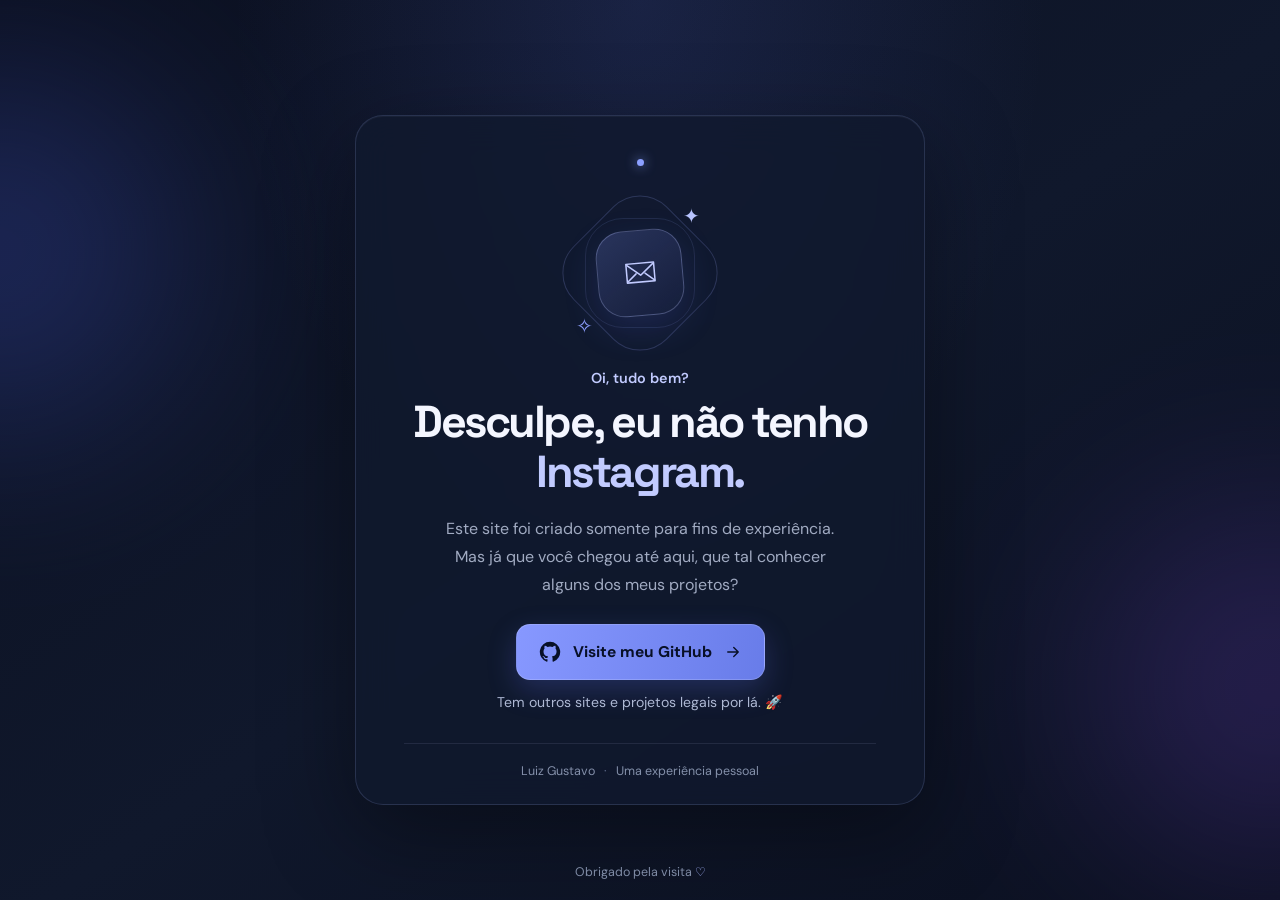
<file: html/instagram.html>
<!doctype html>
<html lang="pt-BR">
  <head>
    <meta charset="UTF-8" />
    <meta name="viewport" content="width=device-width, initial-scale=1.0" />
    <meta name="theme-color" content="#0b1020" />

    <meta
      name="description"
      content="Não tenho Instagram, mas você pode conhecer meus projetos no GitHub."
    />
    <meta property="og:title" content="Uma mensagem para você" />
    <meta
      property="og:description"
      content="Não tenho Instagram, mas tenho alguns projetos legais para compartilhar."
    />
    <meta property="og:type" content="website" />

    <title>Uma mensagem para você | Luiz Gustavo</title>

    <link rel="preconnect" href="https://fonts.googleapis.com" />
    <link rel="preconnect" href="https://fonts.gstatic.com" crossorigin />
    <link
      href="https://fonts.googleapis.com/css2?family=DM+Sans:wght@400;500;600;700&family=Space+Grotesk:wght@500;600;700&display=swap"
      rel="stylesheet"
    />

    <link rel="stylesheet" href="../css/instagram.css" />
  </head>

  <body>
    <main class="page-shell">
      <div class="ambient ambient-one"></div>
      <div class="ambient ambient-two"></div>

      <section class="message-card">
        <div class="card-topline">
          <span class="status-dot"></span>
        </div>

        <div class="illustration">
          <div class="illustration-orbit orbit-one"></div>
          <div class="illustration-orbit orbit-two"></div>

          <div class="message-icon">
            <svg viewBox="0 0 48 48" aria-hidden="true">
              <path d="M8.5 12.5h31v21h-31z" />
              <path d="m9.5 14 14.5 12L38.5 14" />
              <path d="M9 32.5 19 24M39 32.5 29 24" />
            </svg>
          </div>

          <span class="spark spark-one">✦</span>
          <span class="spark spark-two">✧</span>
        </div>

        <p class="eyebrow">Oi, tudo bem?</p>

        <h1>Desculpe, eu não tenho <span>Instagram.</span></h1>

        <p class="description">
          Este site foi criado somente para fins de experiência. Mas já que você
          chegou até aqui, que tal conhecer alguns dos meus projetos?
        </p>

        <a
          class="github-button"
          href="https://github.com/luizgus1213"
          target="_blank"
          rel="noopener noreferrer"
        >
          <svg class="github-icon" viewBox="0 0 24 24" aria-hidden="true">
            <path
              fill="currentColor"
              d="M12 .9a11.1 11.1 0 0 0-3.51 21.63c.56.1.76-.24.76-.54v-2.1c-3.1.68-3.76-1.32-3.76-1.32-.5-1.3-1.23-1.65-1.23-1.65-1.01-.7.08-.69.08-.69 1.12.08 1.71 1.15 1.71 1.15 1 1.7 2.62 1.2 3.26.92.1-.72.39-1.2.71-1.48-2.48-.28-5.09-1.24-5.09-5.52 0-1.22.44-2.22 1.15-3-.12-.28-.5-1.42.11-2.96 0 0 .94-.3 3.06 1.15a10.65 10.65 0 0 1 5.57 0c2.12-1.45 3.06-1.15 3.06-1.15.61 1.54.23 2.68.11 2.96.72.78 1.15 1.78 1.15 3 0 4.29-2.61 5.23-5.1 5.5.4.35.76 1.03.76 2.08v3.1c0 .3.2.65.77.54A11.1 11.1 0 0 0 12 .9Z"
            />
          </svg>

          <span>Visite meu GitHub</span>

          <svg class="arrow-icon" viewBox="0 0 24 24" aria-hidden="true">
            <path d="M5 12h14M13 6l6 6-6 6" />
          </svg>
        </a>

        <p class="github-note">Tem outros sites e projetos legais por lá. 🚀</p>

        <div class="card-footer">
          <span>Luiz Gustavo</span>
          <span class="footer-separator">·</span>
          <span>Uma experiência pessoal</span>
        </div>
      </section>

      <p class="bottom-caption">Obrigado pela visita <span>♡</span></p>
    </main>
  </body>
</html>
</file>
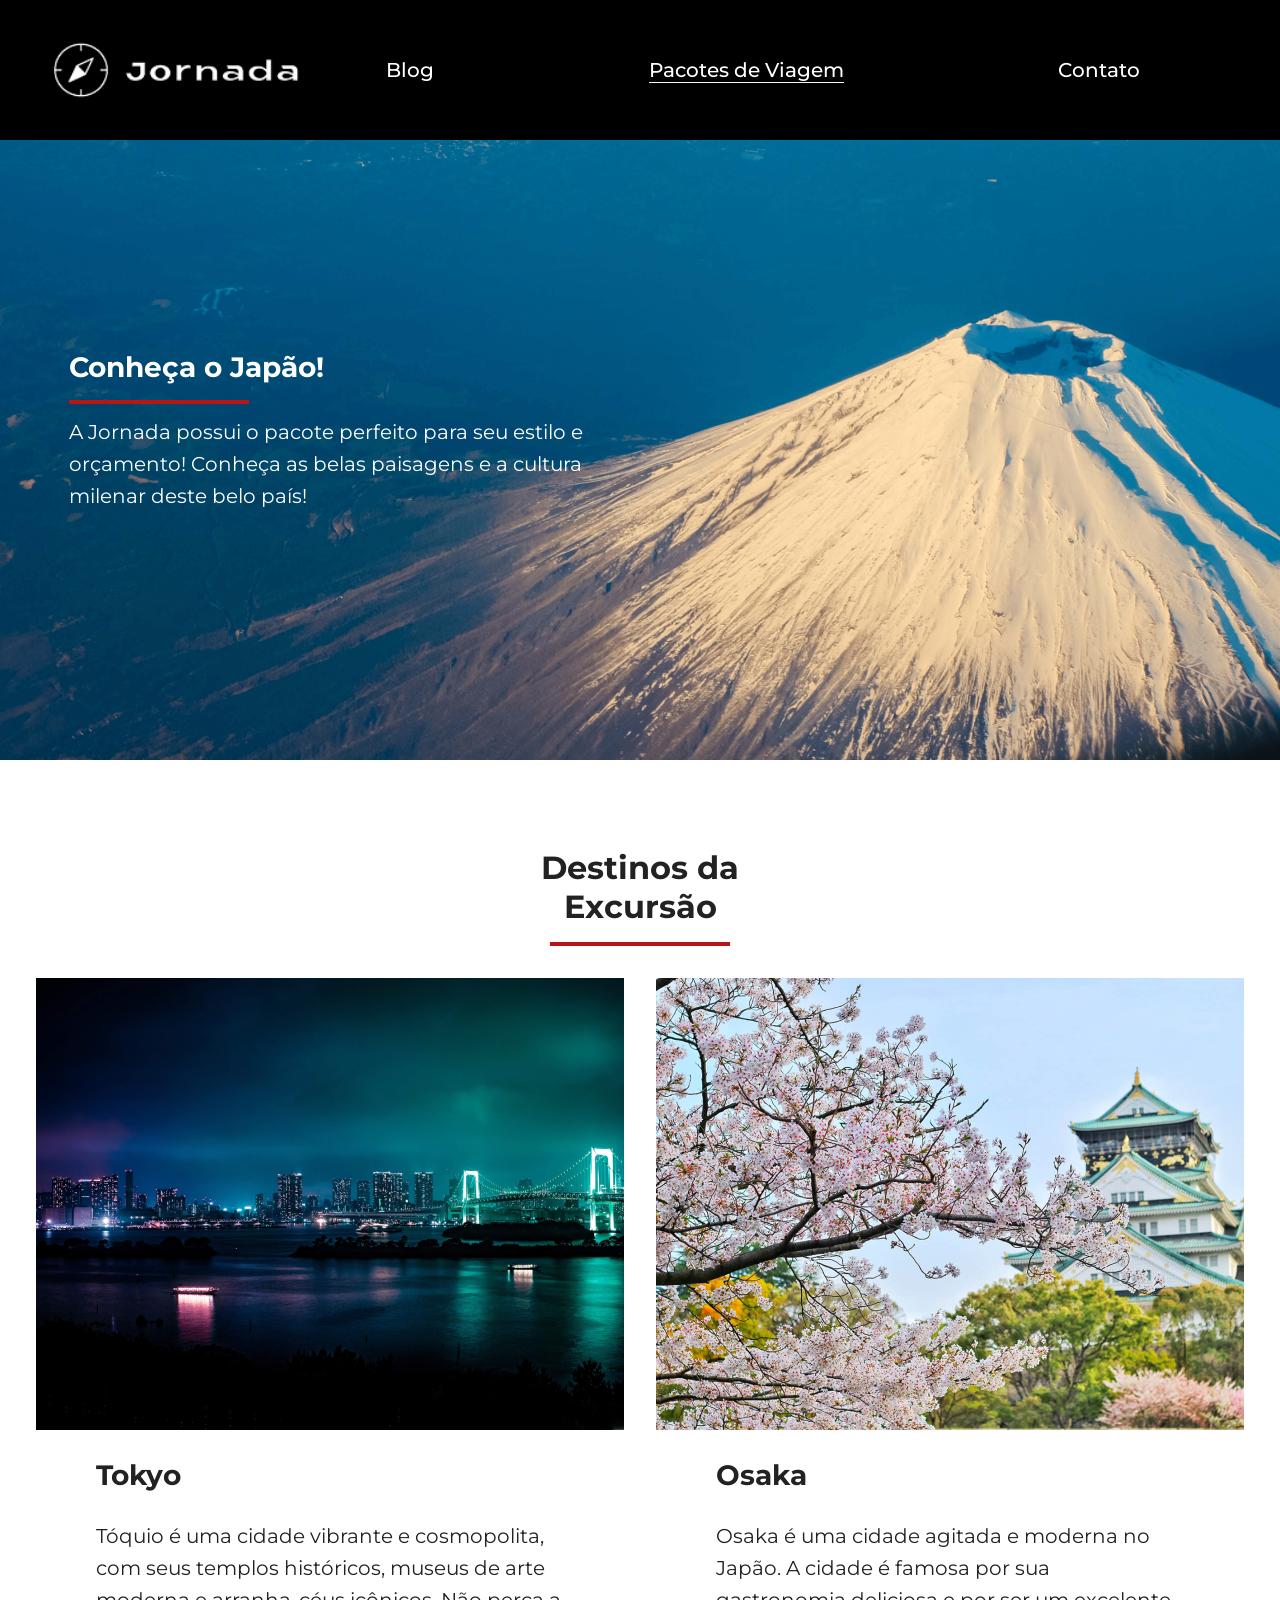
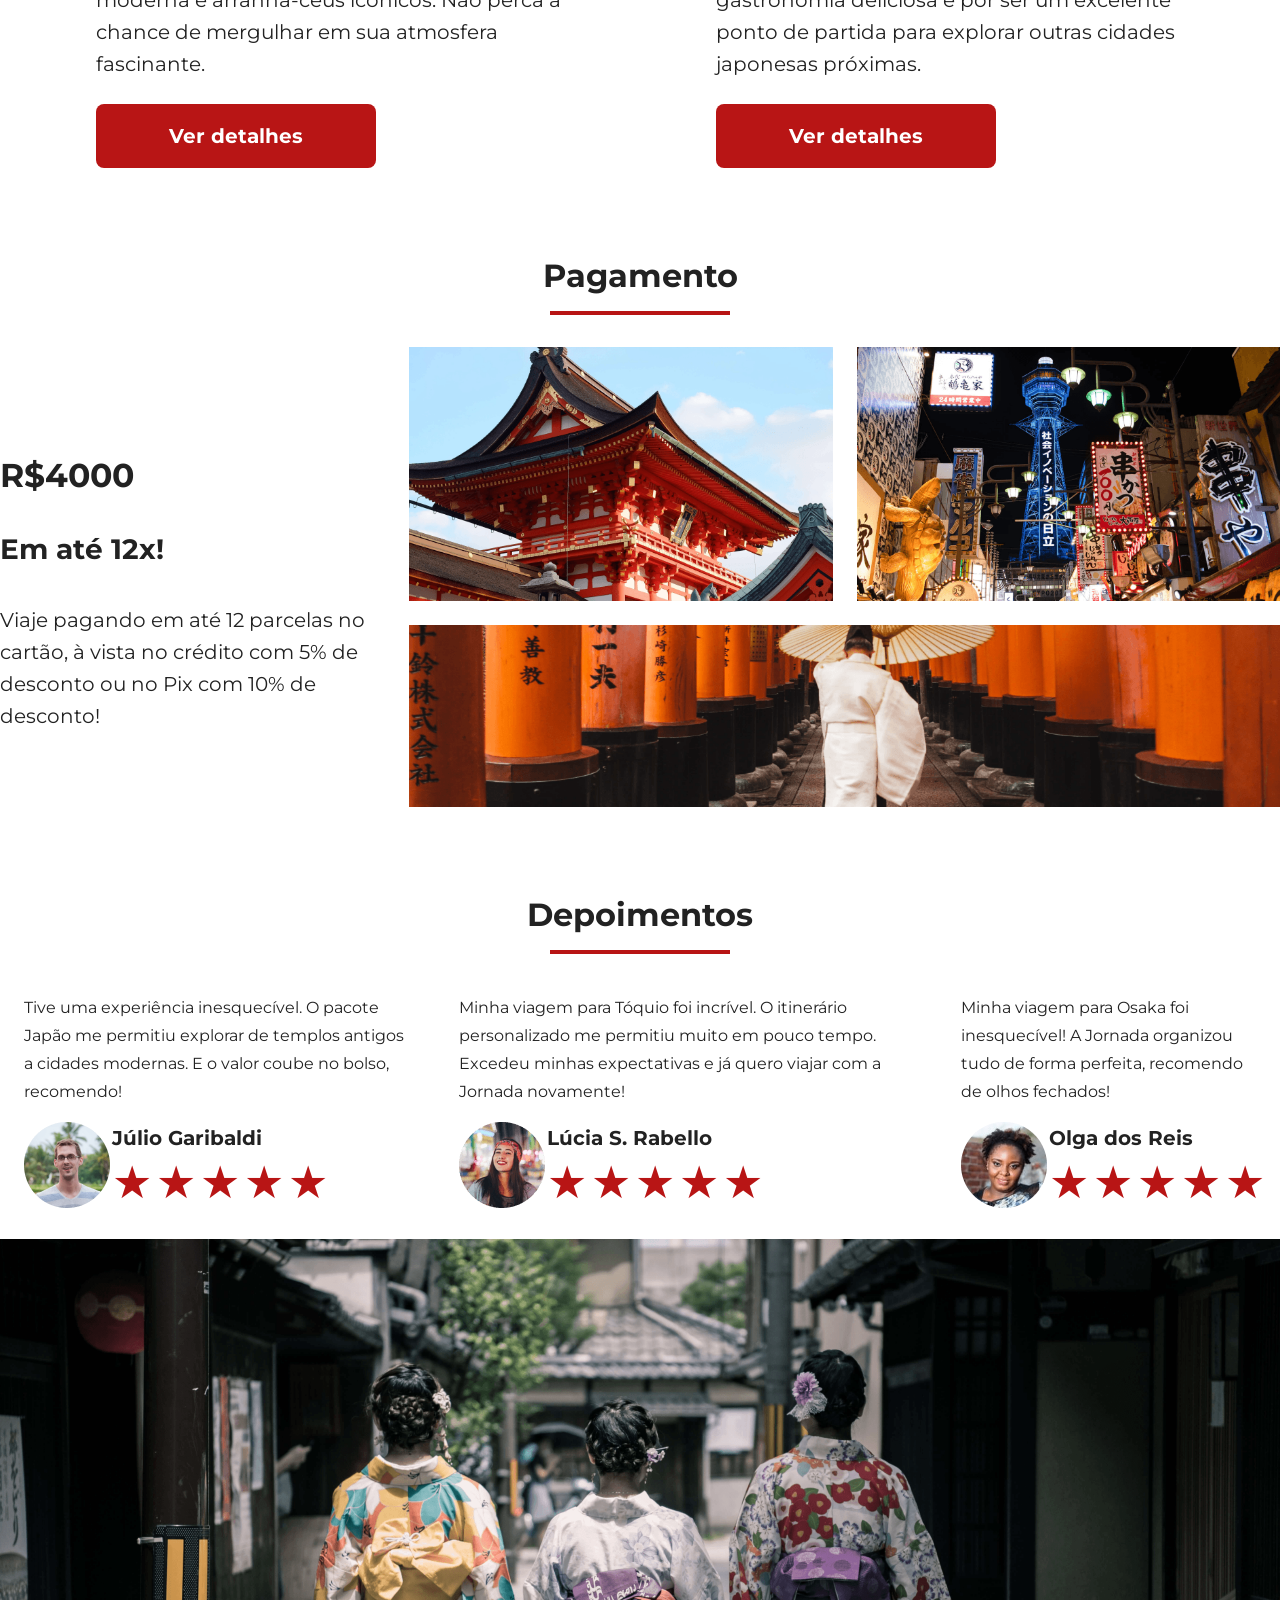
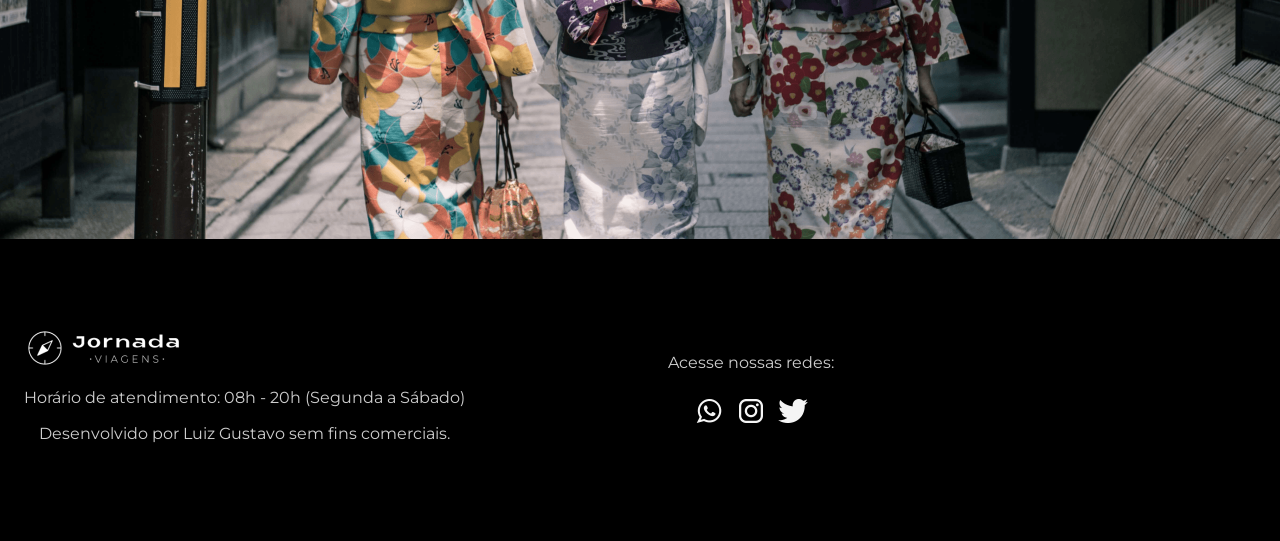
<file: html/pacotes-de-viagens.html>
<!doctype html>
<html lang="pt-br">
  <head>
    <meta charset="UTF-8" />
    <meta name="viewport" content="width=device-width, initial-scale=1.0" />
    <title>Jornada Viagens</title>
    <link rel="icon" href="../favicon-branco.png" />
    <link rel="stylesheet" href="../css/style.css" />
    <meta
      name="description"
      content="Jornada Viagens, uma agência apaixonada por criar viagens inesqueciveis"
    />
    <meta name="og:title" content="Jornada Viagens" />
    <meta
      name="og:description"
      content="Jornada Viagens,Pacotes com viagens inesquecíveis"
    />
    <meta
      name="og:image"
      content="https://luizgus1213.github.io/jornada-viagens/img/logo-footer.png"
    />
  </head>
  <body>
    <header>
      <a
        class="logo"
        href="pacotes-de-viagens.html"
        title="Voltar para pagina inicial"
        ><img
          class="img-mobile"
          src="../img/Símbolo_branco.png"
          alt="Símbolo branco da logo Jornada"
        />
        <img
          class="img-desktop"
          src="../img/Logo-branco 2.png"
          alt="Logo branca para desktop"
        />
      </a>
      <div class="menu_navegacao">
        <label for="menu">
          <img
            src="../img/menu.png"
            alt="Menu hamburguer"
            class="menu_hamburguer"
          /> </label
        ><input type="checkbox" id="menu" hidden />
        <nav>
          <ul class="list-links">
            <li>
              <a href="blog.html" target="_blank" title="Acessar pagina Blog"
                >Blog</a
              >
            </li>
            <li>
              <a
                class="pagina-selecionada"
                href="pacotes-de-viagens.html"
                target="_blank"
                title="Acessar Paginas de viagens"
                >Pacotes de Viagem</a
              >
            </li>
            <li>
              <a href="contato.html" target="_blank" title="Acessar contatos"
                >Contato</a
              >
            </li>
          </ul>
        </nav>
      </div>
    </header>
    <main>
      <section class="banner-japao">
        <div class="img-hero">
          <div class="text">
            <h1 class="content_title">Conheça o Japão!</h1>
            <hr />
            <h2 class="content_text">
              A Jornada possui o pacote perfeito para seu estilo e orçamento!
              Conheça as belas paisagens e a cultura milenar deste belo país!
            </h2>
          </div>
        </div>
      </section>
      <section class="destinations">
        <div class="section-title">
          <h2>
            Destinos da <br />
            Excursão
          </h2>
          <hr />
          <div class="destination-items">
            <article class="item">
              <header>
                <div class="img-item-toyko"></div>
              </header>
              <div class="centralizar-text-destino">
                <h3 class="content_title">Tokyo</h3>
                <p class="content_text">
                  Tóquio é uma cidade vibrante e cosmopolita, com seus templos
                  históricos, museus de arte moderna e arranha-céus icônicos.
                  Não perca a chance de mergulhar em sua atmosfera fascinante.
                </p>
                <footer>
                  <a href="#" class="button destinos">Ver detalhes</a>
                </footer>
              </div>
            </article>
            <article class="item">
              <header>
                <div class="img-item-osaka"></div>
              </header>
              <div class="centralizar-text-destino">
                <h3 class="content_title">Osaka</h3>
                <p class="content_text">
                  Osaka é uma cidade agitada e moderna no Japão. A cidade é
                  famosa por sua gastronomia deliciosa e por ser um excelente
                  ponto de partida para explorar outras cidades japonesas
                  próximas.
                </p>

                <footer>
                  <a href="#" class="button destinos">Ver detalhes</a>
                </footer>
              </div>
            </article>
          </div>
        </div>
      </section>
      <section class="payment">
        <div class="section-title">
          <h2>Pagamento</h2>
          <hr />
        </div>

        <div class="imgs-japao-culture">
          <div class="content_title">
            <h3>R$4000</h3>
            <h4>Em até 12x!</h4>
            <p class="content_text">
              Viaje pagando em até 12 parcelas no cartão, à vista no crédito com
              5% de desconto ou no Pix com 10% de desconto!
            </p>
            <footer>
              <a class="button" href="#">Ver Detalhes</a>
            </footer>
          </div>

          <div class="primeira-imagem"></div>
          <div class="segunda-imagem"></div>
          <div class="terceira-imagem"></div>
        </div>
      </section>
      <section class="testimonials">
        <div class="section-title">
          <h2>Depoimentos</h2>
          <hr />
        </div>
        <div class="testimonial-container">
          <article>
            <header>
              <p>
                Tive uma experiência inesquecível. O pacote Japão me permitiu
                explorar de templos antigos a cidades modernas. E o valor coube
                no bolso, recomendo!
              </p>
            </header>
            <footer>
              <img
                src="../img/julio-witnesses.png"
                alt="imagem de perfil da cliente Talita Villas Boas"
              />
              <div class="profile-content">
                <h3>Júlio Garibaldi</h3>
                <div class="rating">
                  <span class="star">★</span>
                  <span class="star">★</span>
                  <span class="star">★</span>
                  <span class="star">★</span>
                  <span class="star">★</span>
                </div>
              </div>
            </footer>
          </article>
          <article>
            <header>
              <p>
                Minha viagem para Tóquio foi incrível. O itinerário
                personalizado me permitiu muito em pouco tempo. Excedeu minhas
                expectativas e já quero viajar com a Jornada novamente!
              </p>
            </header>
            <footer>
              <img
                src="../img/lucia-witnesses.png"
                alt="imagem de perfil do cliente Amari Salin"
              />
              <div class="profile-content">
                <h3>Lúcia S. Rabello</h3>
                <div class="rating">
                  <span class="star">★</span>
                  <span class="star">★</span>
                  <span class="star">★</span>
                  <span class="star">★</span>
                  <span class="star">★</span>
                </div>
              </div>
            </footer>
          </article>
          <article>
            <header>
              <p>
                Minha viagem para Osaka foi inesquecível! A Jornada organizou
                tudo de forma perfeita, recomendo de olhos fechados!
              </p>
            </header>
            <footer>
              <img
                src="../img/olga-witnesses.png"
                alt="imagem de perfil do cliente Lauro B. Matos"
              />
              <div class="profile-content">
                <h3>Olga dos Reis</h3>
                <div class="rating">
                  <span class="star">★</span>
                  <span class="star">★</span>
                  <span class="star">★</span>
                  <span class="star">★</span>
                  <span class="star">★</span>
                </div>
              </div>
            </footer>
          </article>
        </div>
      </section>
      <section class="final-page final-page-pacotes">
        <div class="final-img"></div>
        <footer>
          <div class="dados-finais">
            <header>
              <img
                src="../img/Logo-branco-jornada.png"
                alt="Logo da jornada de viagens "
              />
            </header>
            <h1>Horário de atendimento: 08h - 20h (Segunda a Sábado)</h1>
            <div class="developer">
              <h1>Desenvolvido por Luiz Gustavo sem fins comerciais.</h1>
            </div>
          </div>

          <div class="links-redes">
            <h1>Acesse nossas redes:</h1>
            <a
              href="https://wa.me/553199255745"
              target="_blank"
              rel="noopener noreferrer"
            >
              <img
                class="icones-redes-sociais"
                src="../img/Whatsapp 1 (1).png"
                alt="Ícone do WhatsApp"
              /> </a
            ><a href="../html/instagram.html"
              ><img
                class="icones-redes-sociais"
                src="../img/Instragam 1 (1).png"
                alt="icone do instagram" /></a
            ><a href="../html/twitter.html"
              ><img
                class="icones-redes-sociais"
                src="../img/Twiter 1 (1).png"
                alt="icone do twiter"
            /></a>
          </div>
        </footer>
      </section>
    </main>
  </body>
</html>
</file>
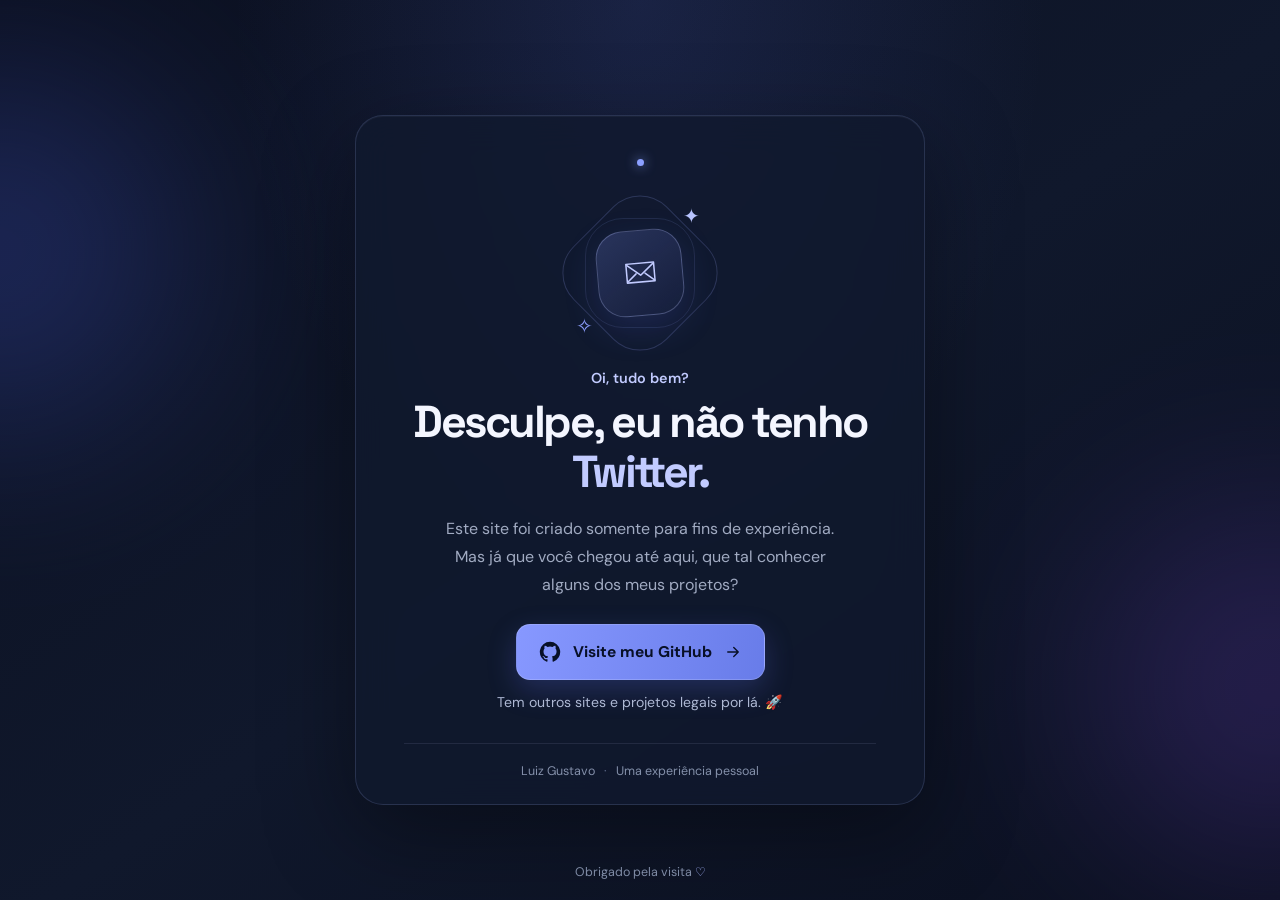
<file: html/twitter.html>
<!doctype html>
<html lang="pt-BR">
  <head>
    <meta charset="UTF-8" />
    <meta name="viewport" content="width=device-width, initial-scale=1.0" />
    <meta name="theme-color" content="#0b1020" />
    <meta
      name="description"
      content="Uma mensagem rápida: esta página é apenas uma experiência. Conheça meus projetos no GitHub."
    />

    <meta property="og:title" content="Uma mensagem para você" />
    <meta
      property="og:description"
      content="Não tenho Twitter, mas você pode conhecer meus projetos no GitHub."
    />
    <meta property="og:type" content="website" />

    <title>Uma mensagem para você | Luiz Gustavo</title>

    <link rel="preconnect" href="https://fonts.googleapis.com" />
    <link rel="preconnect" href="https://fonts.gstatic.com" crossorigin />
    <link
      href="https://fonts.googleapis.com/css2?family=DM+Sans:wght@400;500;600;700&family=Space+Grotesk:wght@500;600;700&display=swap"
      rel="stylesheet"
    />

    <link rel="stylesheet" href="../css/twiter-page.css" />
  </head>

  <body>
    <main class="page-shell">
      <div class="ambient ambient-one" aria-hidden="true"></div>
      <div class="ambient ambient-two" aria-hidden="true"></div>

      <section class="message-card" aria-labelledby="page-title">
        <div class="card-topline">
          <span class="status-dot" aria-hidden="true"></span>
        </div>

        <div class="illustration" aria-hidden="true">
          <div class="illustration-orbit orbit-one"></div>
          <div class="illustration-orbit orbit-two"></div>

          <div class="message-icon">
            <svg viewBox="0 0 48 48" role="presentation" focusable="false">
              <path d="M8.5 12.5h31v21h-31z" />
              <path d="m9.5 14 14.5 12L38.5 14" />
              <path d="M9 32.5 19 24M39 32.5 29 24" />
            </svg>
          </div>

          <span class="spark spark-one">✦</span>
          <span class="spark spark-two">✧</span>
        </div>

        <p class="eyebrow">Oi, tudo bem?</p>

        <h1 id="page-title">Desculpe, eu não tenho <span>Twitter.</span></h1>

        <p class="description">
          Este site foi criado somente para fins de experiência. Mas já que você
          chegou até aqui, que tal conhecer alguns dos meus projetos?
        </p>

        <a
          class="github-button"
          href="https://github.com/luizgus1213"
          target="_blank"
          rel="noopener noreferrer"
        >
          <svg class="github-icon" viewBox="0 0 24 24" aria-hidden="true">
            <path
              fill="currentColor"
              d="M12 .9a11.1 11.1 0 0 0-3.51 21.63c.56.1.76-.24.76-.54v-2.1c-3.1.68-3.76-1.32-3.76-1.32-.5-1.3-1.23-1.65-1.23-1.65-1.01-.7.08-.69.08-.69 1.12.08 1.71 1.15 1.71 1.15 1 1.7 2.62 1.2 3.26.92.1-.72.39-1.2.71-1.48-2.48-.28-5.09-1.24-5.09-5.52 0-1.22.44-2.22 1.15-3-.12-.28-.5-1.42.11-2.96 0 0 .94-.3 3.06 1.15a10.65 10.65 0 0 1 5.57 0c2.12-1.45 3.06-1.15 3.06-1.15.61 1.54.23 2.68.11 2.96.72.78 1.15 1.78 1.15 3 0 4.29-2.61 5.23-5.1 5.5.4.35.76 1.03.76 2.08v3.1c0 .3.2.65.77.54A11.1 11.1 0 0 0 12 .9Z"
            />
          </svg>

          <span>Visite meu GitHub</span>

          <svg class="arrow-icon" viewBox="0 0 24 24" aria-hidden="true">
            <path d="M5 12h14M13 6l6 6-6 6" />
          </svg>
        </a>

        <p class="github-note">Tem outros sites e projetos legais por lá. 🚀</p>

        <div class="card-footer">
          <span>Luiz Gustavo</span>
          <span class="footer-separator" aria-hidden="true">·</span>
          <span>Uma experiência pessoal</span>
        </div>
      </section>

      <p class="bottom-caption">
        Obrigado pela visita <span aria-hidden="true">♡</span>
      </p>
    </main>
  </body>
</html>
</file>
<file: css/global.css>
@font-face {
  font-family: "Montserrat";
  src: url(../Montserrat-VariableFont_wght.ttf);
  font-style: normal;
  font-display: swap;
}
.description {
  padding: 0px 24px;
}

:root {
  --primary-color: #8f0101;
  --secondary-color: #b81515;

  --background-primary-color: #ffffff;
  --background-secondary-color: #f5f5f5;
  --background-tertiary-color: #0000;

  --text-primary-color: #222222;
  --text-secondary-color: #ffffff;

  --title-weight: 700;
  --text-weight: 400;
  --menu-text-weight: 500;
}
.content_title {
  font-size: 28px;
  font-weight: var(--title-weight);
}
.content_text {
  font-size: 20px;
  font-weight: var(--text-weight);
  line-height: 32px;
}
/* Reset CSS */
body,
img,
h1,
p,
fieldset,
legend,
label,
input,
select,
textarea,
button {
  margin: 0;
  padding: 0;
  box-sizing: border-box;
}
body {
  font-family: "Montserrat";
  color: var(--text-primary-color);
}
.section-title h2 {
  font-size: 28px;
  font-weight: var(--title-weight);
  margin: 0px;
  text-align: center;
  margin-top: 88px;
}
.button {
  width: 280px;
  height: 64px;
  color: var(--text-secondary-color);
  font-weight: var(--title-weight);
  font-size: 20px;
  background-color: var(--secondary-color);
  border-radius: 16px;
  display: inline-block;
  text-align: center;
  line-height: 64px;
  text-decoration: none;
}

.section-title hr {
  height: 4px;
  width: 180px;
  background-color: var(--secondary-color);
  border: none;
  margin: 16px auto 32px auto;
}
@media screen and (min-width: 768px) {
  .section-title h2 {
    font-size: 32px;
  }
}
@media screen and (min-width: 768px) {
  .section-title h2 {
    font-size: 32px;
  }
}
@media screen and (min-width: 1024px) {
  .button:hover {
    background-color: var(--primary-color);
  }
}
</file>
<file: css/style.css>
@import url(global.css);
@import url(hearder.css);
@import url(hero.css);
@import url(offers.css);
@import url(categories.css);
@import url(popular_destination.css);
@import url(payments.css);
@import url(witness.css);
@import url(final-page.css);
@import url(pacotes-de-viagens/header.css);
@import url(pacotes-de-viagens/banner.css);
@import url(pacotes-de-viagens/payment.css);
@import url(pacotes-de-viagens/depoimentos.css);
@import url(pacotes-de-viagens/final-page.css);
@import url(blog-page/blog.css);
@import url(blog-page/posts.css);
@import url(contato/contato.css);
</file>
<file: css/blog-page/blog.css>
/* BANNER */

.banner-blog .img-hero {
  background-image: url(../../img/hero-blog-mobile.png);
}

/* TOKYO */

.tokyo {
  width: 100%;
  margin: 0 auto;
}
.description {
  padding: 0 28px;
}
/* TÍTULO */

.tokyo .titulo-destino h2 {
  margin-top: 88px;
  text-align: center;
}

.tokyo .titulo-destino hr {
  margin-bottom: 32px;
}

/* CHEGADA */

.separacao {
  display: grid;
  grid-template-columns: 1fr;
  grid-template-rows: auto;
  gap: 12px;
}

.chegada-acomodacao {
  min-width: 0;
}

/* IMAGENS */

.imagem {
  background-repeat: no-repeat;
  background-size: cover;
  background-position: center;
}

.acomodacao {
  width: 312px;
  max-width: 100%;
  aspect-ratio: 312 / 360;
  background-image: url(../../img/acomodacao-tokyo-mobile.png);
}

/* ACOMODAÇÃO */

.acomodacao-texto {
  margin-top: 16px;
}

/* VISTA DA JANELA */

.vista-janela-tokyo {
  width: 100%;
  aspect-ratio: 2.15;
  background-image: url(../../img/vista-janela-toyko-mobile.png);
  margin-top: 16px;
}

.tokyo sub {
  display: block;
  font-size: 12px;
  margin-top: 8px;
}

/* EXPLORANDO A CIDADE */

.explorando {
  margin-top: 24px;
}

/* TABLET */

@media screen and (min-width: 768px) {
  .banner-blog .img-hero {
    background-image: url(../../img/hero-blog-tablet.png);
  }

  .separacao {
    grid-template-columns: repeat(2, 312px);
    grid-template-rows: 360px;
    column-gap: 24px;
    row-gap: 0;
  }

  .chegada-acomodacao {
    grid-area: 1 / 1 / 2 / 2;
  }

  .acomodacao {
    grid-area: 1 / 2 / 2 / 3;
    width: 312px;
    height: 360px;
    background-image: url(../../img/acomodacao-tokyo-tablet.png);
  }

  .vista-janela-tokyo {
    background-image: url(../../img/vista-janela-toyko-tablet.png);
  }
}

/* PC */

@media screen and (min-width: 1024px) {
  .separacao {
    display: grid;
    grid-template-columns: repeat(2, 548px);
    grid-template-rows: 360px;
    grid-column-gap: 0px;
    grid-row-gap: 0px;
  }

  .chegada-acomodacao {
    grid-area: 1 / 1 / 2 / 2;
  }
  .acomodacao {
    grid-area: 1 / 2 / 2 / 3;
  }
  .banner-blog .img-hero {
    background-image: url(../../img/hero-blog-desk.png);
    background-position: 60%;
  }

  .acomodacao {
    background-image: url(../../img/acomodacao-tokyo-desk.png);
    width: 100%;
  }

  .vista-janela-tokyo {
    background-image: url(../../img/vista-janela-toyko-desk.png);
  }
}
</file>
<file: css/instagram.css>
:root {
  color-scheme: dark;
  --background: #0b1020;
  --card: rgba(17, 25, 46, 0.82);
  --text: #f4f6ff;
  --muted: #a1abc2;
  --accent: #8b9cff;
  --accent-light: #c2cbff;
}

* {
  box-sizing: border-box;
  margin: 0;
  padding: 0;
}

body {
  min-width: 320px;
  min-height: 100vh;
  background: var(--background);
  color: var(--text);
  font-family: "DM Sans", sans-serif;
}

.page-shell {
  position: relative;
  display: flex;
  min-height: 100vh;
  align-items: center;
  justify-content: center;
  overflow: hidden;
  padding: 48px 20px 28px;
  isolation: isolate;
  background:
    radial-gradient(
      ellipse at 50% 0%,
      rgba(89, 111, 224, 0.16),
      transparent 45%
    ),
    linear-gradient(145deg, #0b1020 0%, #10182c 52%, #0b1020 100%);
}

.ambient {
  position: absolute;
  z-index: -1;
  width: 360px;
  height: 360px;
  border-radius: 50%;
  filter: blur(100px);
  opacity: 0.24;
  pointer-events: none;
}

.ambient-one {
  top: 8%;
  left: -180px;
  background: #526bff;
}

.ambient-two {
  right: -170px;
  bottom: 4%;
  background: #7a48d8;
}

.message-card {
  width: min(100%, 570px);
  padding: 34px 48px 25px;
  border: 1px solid rgba(169, 184, 255, 0.16);
  border-radius: 28px;
  background: var(--card);
  box-shadow:
    0 28px 90px rgba(0, 0, 0, 0.38),
    inset 0 1px 0 rgba(255, 255, 255, 0.04);
  text-align: center;
  backdrop-filter: blur(18px);
  -webkit-backdrop-filter: blur(18px);
  animation: card-appear 700ms ease both;
}

.card-topline {
  display: inline-flex;
  align-items: center;
  gap: 9px;
  color: #b7c1d8;
  font-size: 0.78rem;
  font-weight: 600;
  letter-spacing: 0.08em;
  text-transform: uppercase;
}

.status-dot {
  width: 7px;
  height: 7px;
  border-radius: 50%;
  background: #8ca0ff;
  box-shadow: 0 0 12px rgba(140, 160, 255, 0.9);
}

.illustration {
  position: relative;
  display: grid;
  width: 148px;
  height: 148px;
  place-items: center;
  margin: 28px auto 22px;
}

.illustration-orbit {
  position: absolute;
  inset: 8px;
  border: 1px solid rgba(153, 170, 255, 0.2);
  border-radius: 38px;
  transform: rotate(45deg);
}

.orbit-two {
  inset: 19px;
  border-color: rgba(153, 170, 255, 0.12);
  transform: rotate(0deg);
}

.message-icon {
  display: grid;
  width: 86px;
  height: 86px;
  place-items: center;
  border: 1px solid rgba(185, 196, 255, 0.28);
  border-radius: 27px;
  background: linear-gradient(
    145deg,
    rgba(128, 148, 255, 0.22),
    rgba(82, 101, 200, 0.08)
  );
  box-shadow: 0 12px 35px rgba(74, 93, 204, 0.2);
  transform: rotate(-5deg);
}

.message-icon svg {
  width: 43px;
  fill: none;
  stroke: var(--accent-light);
  stroke-linecap: round;
  stroke-linejoin: round;
  stroke-width: 1.7;
}

.spark {
  position: absolute;
  color: #b8c4ff;
  font-size: 1.25rem;
}

.spark-one {
  top: 4px;
  right: 14px;
}

.spark-two {
  bottom: 8px;
  left: 10px;
  color: #8ea0ff;
}

.eyebrow {
  margin-bottom: 10px;
  color: var(--accent-light);
  font-size: 0.9rem;
  font-weight: 600;
}

h1 {
  max-width: 460px;
  margin: 0 auto;
  font-family: "Space Grotesk", sans-serif;
  font-size: clamp(2rem, 5vw, 2.8rem);
  font-weight: 700;
  letter-spacing: -0.055em;
  line-height: 1.12;
}

h1 span {
  color: var(--accent-light);
}

.description {
  max-width: 420px;
  margin: 18px auto 25px;
  color: var(--muted);
  font-size: 1rem;
  line-height: 1.75;
}

.github-button {
  display: inline-flex;
  min-height: 56px;
  align-items: center;
  justify-content: center;
  gap: 12px;
  padding: 0 22px;
  border: 1px solid rgba(255, 255, 255, 0.16);
  border-radius: 14px;
  background: linear-gradient(105deg, #8798ff, #687ce9);
  box-shadow: 0 10px 28px rgba(93, 113, 230, 0.25);
  color: #081027;
  font-size: 0.97rem;
  font-weight: 700;
  text-decoration: none;
  transition:
    transform 180ms ease,
    box-shadow 180ms ease,
    filter 180ms ease;
}

.github-button:hover {
  filter: brightness(1.08);
  box-shadow: 0 14px 34px rgba(93, 113, 230, 0.36);
  transform: translateY(-3px);
}

.github-button:focus-visible {
  outline: 3px solid #fff;
  outline-offset: 4px;
}

.github-icon {
  width: 22px;
  height: 22px;
}

.arrow-icon {
  width: 18px;
  height: 18px;
  fill: none;
  stroke: currentColor;
  stroke-linecap: round;
  stroke-linejoin: round;
  stroke-width: 1.8;
  transition: transform 180ms ease;
}

.github-button:hover .arrow-icon {
  transform: translateX(3px);
}

.github-note {
  margin-top: 13px;
  color: #aeb9d4;
  font-size: 0.88rem;
}

.card-footer {
  display: flex;
  align-items: center;
  justify-content: center;
  gap: 9px;
  margin-top: 32px;
  padding-top: 19px;
  border-top: 1px solid rgba(190, 201, 255, 0.1);
  color: #8490aa;
  font-size: 0.78rem;
}

.footer-separator {
  color: #657292;
}

.bottom-caption {
  position: absolute;
  bottom: 20px;
  left: 20px;
  right: 20px;
  color: #7f8ba5;
  font-size: 0.78rem;
  text-align: center;
}

.bottom-caption span {
  color: #a6b4ff;
}

@keyframes card-appear {
  from {
    opacity: 0;
    transform: translateY(16px);
  }

  to {
    opacity: 1;
    transform: translateY(0);
  }
}

@media (max-width: 520px) {
  .page-shell {
    padding: 28px 15px 62px;
  }

  .message-card {
    padding: 28px 23px 22px;
    border-radius: 23px;
  }

  .illustration {
    width: 128px;
    height: 128px;
    margin: 23px auto 20px;
  }

  .message-icon {
    width: 78px;
    height: 78px;
    border-radius: 24px;
  }

  .description {
    font-size: 0.94rem;
  }

  .card-footer {
    flex-wrap: wrap;
    margin-top: 27px;
  }
}

@media (prefers-reduced-motion: reduce) {
  *,
  *::before,
  *::after {
    animation-duration: 0.01ms !important;
    animation-iteration-count: 1 !important;
    scroll-behavior: auto !important;
    transition-duration: 0.01ms !important;
  }
}
</file>
<file: css/twiter-page.css>
:root {
  color-scheme: dark;
  --background: #0b1020;
  --card: rgba(17, 25, 46, 0.82);
  --text: #f4f6ff;
  --muted: #a1abc2;
  --accent: #8b9cff;
  --accent-light: #c2cbff;
}

* {
  box-sizing: border-box;
  margin: 0;
  padding: 0;
}

body {
  min-width: 320px;
  min-height: 100vh;
  background: var(--background);
  color: var(--text);
  font-family: "DM Sans", sans-serif;
}

.page-shell {
  position: relative;
  display: flex;
  min-height: 100vh;
  align-items: center;
  justify-content: center;
  overflow: hidden;
  padding: 48px 20px 28px;
  isolation: isolate;
  background:
    radial-gradient(
      ellipse at 50% 0%,
      rgba(89, 111, 224, 0.16),
      transparent 45%
    ),
    linear-gradient(145deg, #0b1020 0%, #10182c 52%, #0b1020 100%);
}

.ambient {
  position: absolute;
  z-index: -1;
  width: 360px;
  height: 360px;
  border-radius: 50%;
  filter: blur(100px);
  opacity: 0.24;
  pointer-events: none;
}

.ambient-one {
  top: 8%;
  left: -180px;
  background: #526bff;
}

.ambient-two {
  right: -170px;
  bottom: 4%;
  background: #7a48d8;
}

.message-card {
  width: min(100%, 570px);
  padding: 34px 48px 25px;
  border: 1px solid rgba(169, 184, 255, 0.16);
  border-radius: 28px;
  background: var(--card);
  box-shadow:
    0 28px 90px rgba(0, 0, 0, 0.38),
    inset 0 1px 0 rgba(255, 255, 255, 0.04);
  text-align: center;
  backdrop-filter: blur(18px);
  -webkit-backdrop-filter: blur(18px);
  animation: card-appear 700ms ease both;
}

.card-topline {
  display: inline-flex;
  align-items: center;
  gap: 9px;
  color: #b7c1d8;
  font-size: 0.78rem;
  font-weight: 600;
  letter-spacing: 0.08em;
  text-transform: uppercase;
}

.status-dot {
  width: 7px;
  height: 7px;
  border-radius: 50%;
  background: #8ca0ff;
  box-shadow: 0 0 12px rgba(140, 160, 255, 0.9);
}

.illustration {
  position: relative;
  display: grid;
  width: 148px;
  height: 148px;
  place-items: center;
  margin: 28px auto 22px;
}

.illustration-orbit {
  position: absolute;
  inset: 8px;
  border: 1px solid rgba(153, 170, 255, 0.2);
  border-radius: 38px;
  transform: rotate(45deg);
}

.orbit-two {
  inset: 19px;
  border-color: rgba(153, 170, 255, 0.12);
  transform: rotate(0deg);
}

.message-icon {
  display: grid;
  width: 86px;
  height: 86px;
  place-items: center;
  border: 1px solid rgba(185, 196, 255, 0.28);
  border-radius: 27px;
  background: linear-gradient(
    145deg,
    rgba(128, 148, 255, 0.22),
    rgba(82, 101, 200, 0.08)
  );
  box-shadow: 0 12px 35px rgba(74, 93, 204, 0.2);
  transform: rotate(-5deg);
}

.message-icon svg {
  width: 43px;
  fill: none;
  stroke: var(--accent-light);
  stroke-linecap: round;
  stroke-linejoin: round;
  stroke-width: 1.7;
}

.spark {
  position: absolute;
  color: #b8c4ff;
  font-size: 1.25rem;
}

.spark-one {
  top: 4px;
  right: 14px;
}

.spark-two {
  bottom: 8px;
  left: 10px;
  color: #8ea0ff;
}

.eyebrow {
  margin-bottom: 10px;
  color: var(--accent-light);
  font-size: 0.9rem;
  font-weight: 600;
}

h1 {
  max-width: 460px;
  margin: 0 auto;
  font-family: "Space Grotesk", sans-serif;
  font-size: clamp(2rem, 5vw, 2.8rem);
  font-weight: 700;
  letter-spacing: -0.055em;
  line-height: 1.12;
}

h1 span {
  color: var(--accent-light);
}

.description {
  max-width: 420px;
  margin: 18px auto 25px;
  color: var(--muted);
  font-size: 1rem;
  line-height: 1.75;
}

.github-button {
  display: inline-flex;
  min-height: 56px;
  align-items: center;
  justify-content: center;
  gap: 12px;
  padding: 0 22px;
  border: 1px solid rgba(255, 255, 255, 0.16);
  border-radius: 14px;
  background: linear-gradient(105deg, #8798ff, #687ce9);
  box-shadow: 0 10px 28px rgba(93, 113, 230, 0.25);
  color: #081027;
  font-size: 0.97rem;
  font-weight: 700;
  text-decoration: none;
  transition:
    transform 180ms ease,
    box-shadow 180ms ease,
    filter 180ms ease;
}

.github-button:hover {
  filter: brightness(1.08);
  box-shadow: 0 14px 34px rgba(93, 113, 230, 0.36);
  transform: translateY(-3px);
}

.github-button:focus-visible {
  outline: 3px solid #fff;
  outline-offset: 4px;
}

.github-icon {
  width: 22px;
  height: 22px;
}

.arrow-icon {
  width: 18px;
  height: 18px;
  fill: none;
  stroke: currentColor;
  stroke-linecap: round;
  stroke-linejoin: round;
  stroke-width: 1.8;
  transition: transform 180ms ease;
}

.github-button:hover .arrow-icon {
  transform: translateX(3px);
}

.github-note {
  margin-top: 13px;
  color: #aeb9d4;
  font-size: 0.88rem;
}

.card-footer {
  display: flex;
  align-items: center;
  justify-content: center;
  gap: 9px;
  margin-top: 32px;
  padding-top: 19px;
  border-top: 1px solid rgba(190, 201, 255, 0.1);
  color: #8490aa;
  font-size: 0.78rem;
}

.footer-separator {
  color: #657292;
}

.bottom-caption {
  position: absolute;
  bottom: 20px;
  left: 20px;
  right: 20px;
  color: #7f8ba5;
  font-size: 0.78rem;
  text-align: center;
}

.bottom-caption span {
  color: #a6b4ff;
}

@keyframes card-appear {
  from {
    opacity: 0;
    transform: translateY(16px);
  }

  to {
    opacity: 1;
    transform: translateY(0);
  }
}

@media (max-width: 520px) {
  .page-shell {
    padding: 28px 15px 62px;
  }

  .message-card {
    padding: 28px 23px 22px;
    border-radius: 23px;
  }

  .illustration {
    width: 128px;
    height: 128px;
    margin: 23px auto 20px;
  }

  .message-icon {
    width: 78px;
    height: 78px;
    border-radius: 24px;
  }

  .description {
    font-size: 0.94rem;
  }

  .card-footer {
    flex-wrap: wrap;
    margin-top: 27px;
  }
}

@media (prefers-reduced-motion: reduce) {
  *,
  *::before,
  *::after {
    animation-duration: 0.01ms !important;
    animation-iteration-count: 1 !important;
    scroll-behavior: auto !important;
    transition-duration: 0.01ms !important;
  }
}
</file>
